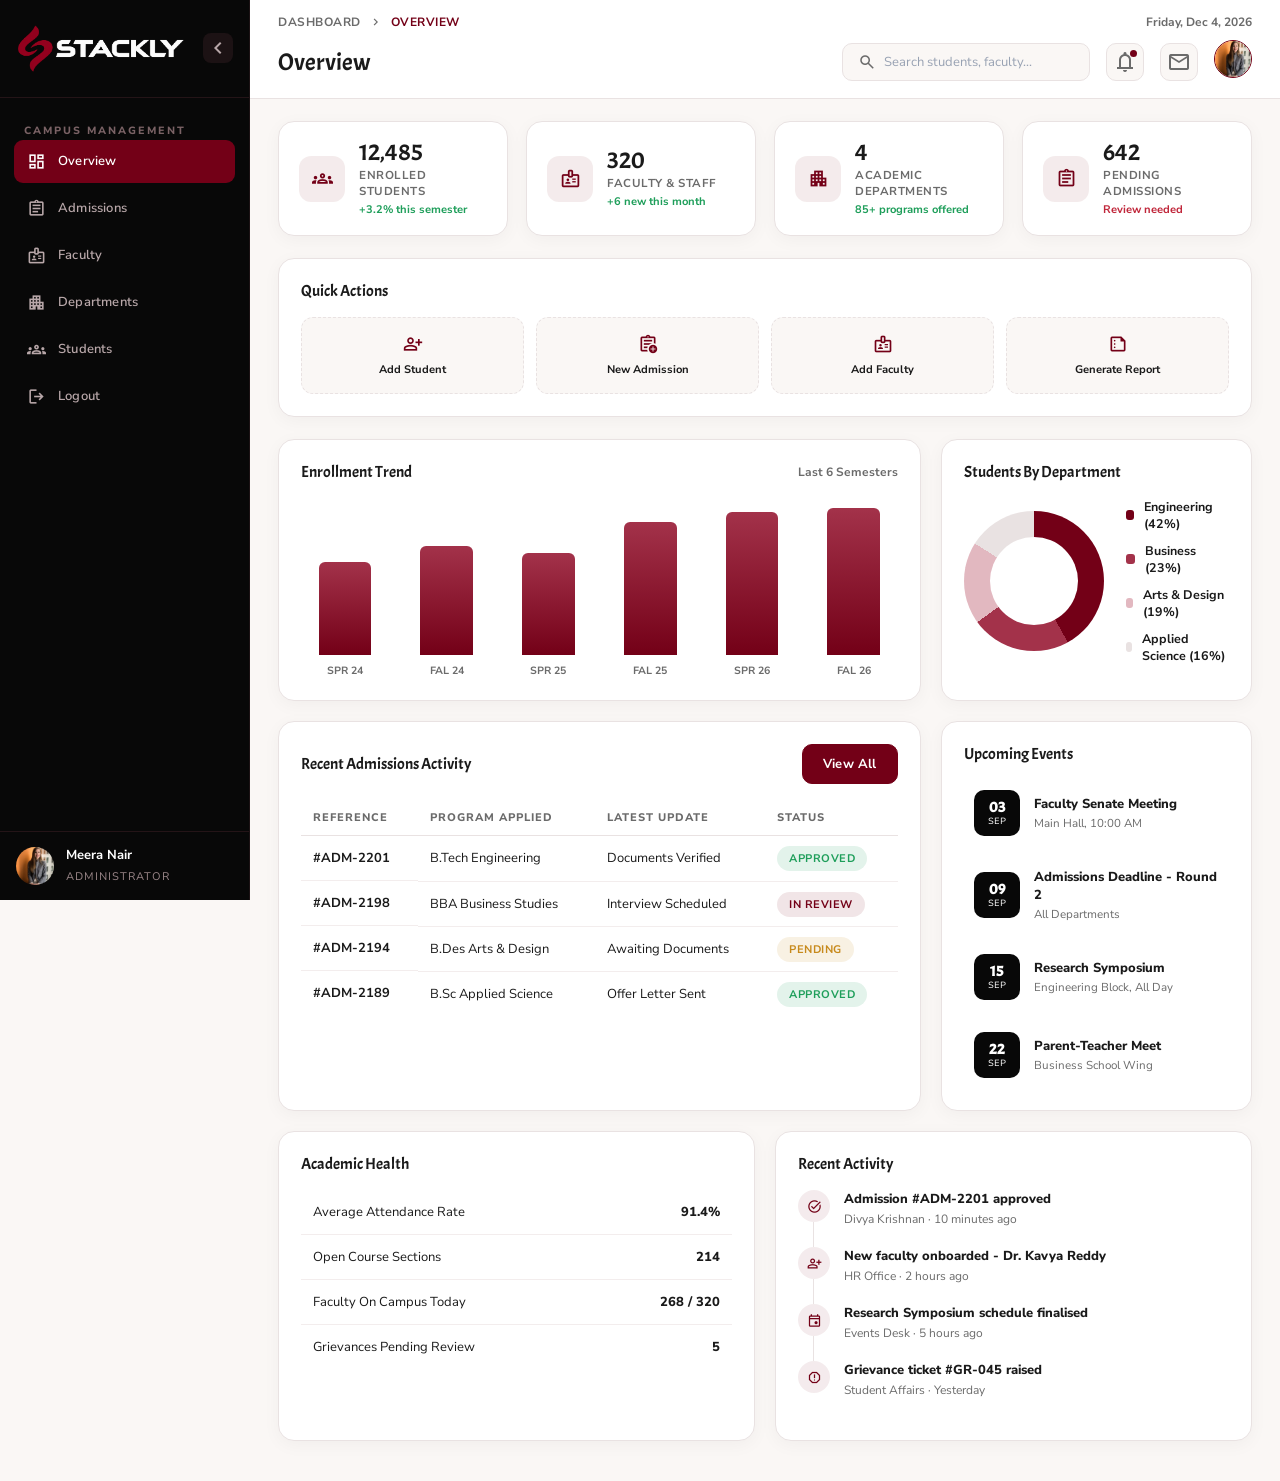
<file: admin.html>
<!DOCTYPE html>
<html lang="en">

<head>
    <meta charset="UTF-8">
    <meta name="viewport" content="width=device-width, initial-scale=1.0">
    <title>Stackly University - Admin Dashboard</title>

    <link rel="stylesheet"
        href="https://fonts.googleapis.com/css2?family=Material+Symbols+Outlined:opsz,wght,FILL,GRAD@20..48,100..700,0,-50..200" />

    <link
        href="https://fonts.googleapis.com/css2?family=Nunito+Sans:ital,opsz,wght@0,6..12,200..1000;1,6..12,200..1000&display=swap"
        rel="stylesheet">

    <link href="https://fonts.googleapis.com/css2?family=Acme&display=swap" rel="stylesheet">

    <style>
        * {
            margin: 0;
            padding: 0;
            box-sizing: border-box;
        }

        :root {
            --pcolor: #730017;
            --hcolor: #a3324a;
            --dark: #080808;
            --ink: #1a1a1a;
            --sub: #6b6b6b;
            --line: #E9E2E2;
            --bg: #FAF7F5;
            --card: #FFFFFF;
            --good: #1e9e5a;
            --warn: #c78a1c;
        }

        body {
            background: var(--bg);
            font-family: 'Nunito Sans', sans-serif;
            display: flex;
            overflow-x: hidden;
            min-height: 100vh;
            color: var(--ink);
        }

        .material-symbols-outlined {
            font-variation-settings: 'FILL' 0, 'wght' 400, 'GRAD' 0, 'opsz' 24;
        }

        /* ================= SIDEBAR (restructured: icon rail + collapsible labels) ================= */
        .sidebar {
            width: 250px;
            flex-shrink: 0;
            background: var(--dark);
            display: flex;
            flex-direction: column;
            height: 100vh;
            position: sticky;
            top: 0;
            transition: width .3s ease;
            border-right: 1px solid #1c1214;
        }

        .sidebar.collapsed {
            width: 78px;
        }

        .sidebar.collapsed .nav-group-label,
        .sidebar.collapsed .side-nav button span.label,
        .sidebar.collapsed .sidebar-footer .who,
        .sidebar.collapsed .sidebar-logo a img {
            display: none;
        }

        .sidebar.collapsed .sidebar-footer {
            justify-content: center;
        }

        .sidebar.collapsed .side-nav button {
            justify-content: center;
        }

        .sidebar-top {
            display: flex;
            align-items: center;
            justify-content: space-between;
            padding: 20px 16px;
            border-bottom: 1px solid #241417;
        }

        .sidebar-logo a {
            display: flex;
            align-items: center;
        }

        .sidebar-logo a img {
            width: clamp(140px, 15vw, 170px);
        }

        .rail-toggle {
            background: #1c1214;
            border: none;
            color: #b8a7a9;
            width: 30px;
            height: 30px;
            border-radius: 8px;
            display: flex;
            align-items: center;
            justify-content: center;
            cursor: pointer;
            flex-shrink: 0;
        }

        .rail-toggle:hover {
            color: #fff;
        }

        .sidebar-logo .adminclose {
            color: white;
            display: none;
        }

        .sidebar-scroll {
            flex: 1;
            overflow-y: auto;
            padding: 20px 14px;
        }

        .nav-group-label {
            font-size: 10.5px;
            letter-spacing: 2px;
            text-transform: uppercase;
            color: #7a6265;
            padding: 0 10px;
            margin: 18px 0 10px;
            font-weight: 800;
        }

        .nav-group-label:first-child {
            margin-top: 0;
        }

        .side-nav {
            display: flex;
            flex-direction: column;
            gap: 4px;
        }

        .side-nav button {
            display: flex;
            align-items: center;
            gap: 12px;
            width: 100%;
            padding: 11px 12px;
            border: 1px solid transparent;
            background: transparent;
            color: #b8a7a9;
            font-family: 'Nunito Sans', sans-serif;
            font-size: 13px;
            font-weight: 600;
            letter-spacing: .2px;
            border-radius: 9px;
            cursor: pointer;
            text-align: left;
            transition: .3s ease;
            position: relative;
        }

        .side-nav button .material-symbols-outlined {
            font-size: 19px;
            flex-shrink: 0;
        }

        .side-nav button:hover {
            background: #1c1214;
            color: #fff;
        }

        .side-nav button.active {
            background: var(--pcolor);
            color: #fff;
        }

        .sidebar-footer {
            display: flex;
            align-items: center;
            gap: 12px;
            padding: 14px 16px;
            border-top: 1px solid #241417;
        }

        .sidebar-footer img {
            width: 38px;
            height: 38px;
            border-radius: 50%;
            object-fit: cover;
            flex-shrink: 0;
        }

        .sidebar-footer h4 {
            color: #fff;
            font-size: 13px;
            font-weight: 700;
        }

        .sidebar-footer span {
            color: #9a8688;
            font-size: 11px;
            text-transform: uppercase;
            letter-spacing: 1px;
        }

        /* ================= MAIN AREA ================= */
        .main {
            flex: 1;
            display: flex;
            flex-direction: column;
            min-width: 0;
        }

        /* --- Topbar restructured: breadcrumb row + utility row stacked --- */
        .topbar {
            background: var(--card);
            border-bottom: 1px solid var(--line);
            padding: 14px 28px;
            display: flex;
            flex-direction: column;
            gap: 10px;
            position: sticky;
            top: 0;
            z-index: 50;
        }

        .topbar-row1 {
            display: flex;
            justify-content: space-between;
            align-items: center;
        }

        .breadcrumb {
            display: flex;
            align-items: center;
            gap: 8px;
            font-size: 12px;
            color: var(--sub);
            font-weight: 700;
            text-transform: uppercase;
            letter-spacing: .5px;
        }

        .breadcrumb .current {
            color: var(--pcolor);
        }

        .topbarimgcontainer {
            display: none;
            align-items: center;
            gap: 16px;
        }

        .topbarimgcontainer .topbarmenu {
            font-size: 22px;
            display: none;
            color: var(--ink);
            cursor: pointer;
        }

        .topbarimgcontainer .tlogo {
            display: none;
            align-items: center;
            gap: 8px;
        }

        .tlogo a {
            display: flex;
            align-items: center;
        }

        .tlogo a img {
            width: 120px;
        }

        .topbar-date {
            font-size: 12px;
            color: var(--sub);
            font-weight: 700;
        }

        .topbar-row2 {
            display: flex;
            justify-content: space-between;
            align-items: center;
            gap: 20px;
        }

        .topbar h2 {
            font-family: 'Acme', sans-serif;
            font-weight: 400;
            font-size: 24px;
            color: var(--ink);
        }

        .topbar-right {
            display: flex;
            align-items: center;
            gap: 16px;
        }

        .search-box {
            display: flex;
            align-items: center;
            gap: 8px;
            background: var(--bg);
            border: 1px solid var(--line);
            border-radius: 10px;
            padding: 9px 15px;
        }

        .search-box input {
            border: none;
            background: transparent;
            outline: none;
            font-size: 13px;
            width: 190px;
            color: var(--ink);
            font-family: 'Nunito Sans', sans-serif;
        }

        .search-box input::placeholder {
            color: #98A2B3;
        }

        .search-box>.material-symbols-outlined {
            color: var(--sub);
            font-size: 18px;
            cursor: pointer;
        }

        .icon-btn {
            position: relative;
            color: var(--sub);
            cursor: pointer;
            background: var(--bg);
            border: 1px solid var(--line);
            width: 38px;
            height: 38px;
            border-radius: 10px;
            display: flex;
            align-items: center;
            justify-content: center;
        }

        .icon-btn .dot {
            position: absolute;
            top: 6px;
            right: 6px;
            width: 7px;
            height: 7px;
            border-radius: 50%;
            background: var(--pcolor);
        }

        .topbar-avatar img {
            width: 38px;
            height: 38px;
            border-radius: 50%;
            object-fit: cover;
            border: 1px solid var(--pcolor);
        }

        .content-scroll {
            padding: 22px 28px 40px;
            display: flex;
            flex-direction: column;
            gap: 22px;
        }

        .view {
            display: none;
            flex-direction: column;
            gap: 22px;
        }

        .view.active {
            display: flex;
        }

        .d-btn {
            padding: 10px 20px;
            background: var(--pcolor);
            border: 1px solid var(--pcolor);
            color: white;
            cursor: pointer;
            transition: .3s ease;
            font-size: 13px;
            font-weight: 700;
            letter-spacing: .2px;
            font-family: 'Nunito Sans', sans-serif;
            border-radius: 10px;
            text-wrap: nowrap;
        }

        .d-btn:hover {
            background: var(--dark);
            border-color: var(--dark);
        }

        .d-btn.ghost {
            background: transparent;
            color: var(--pcolor);
        }

        .d-btn.ghost:hover {
            background: var(--pcolor);
            color: #fff;
        }

        /* generic panel */
        .panel {
            background: var(--card);
            border: 1px solid var(--line);
            border-radius: 16px;
            padding: 22px;
            overflow-x: auto;
            box-shadow: 0 4px 18px rgba(8, 8, 8, 0.04);
        }

        .panel h3 {
            font-family: 'Acme', sans-serif;
            font-weight: 400;
            font-size: 16px;
            color: var(--ink);
            margin-bottom: 16px;
        }

        .panel-head {
            display: flex;
            justify-content: space-between;
            align-items: center;
            margin-bottom: 16px;
            gap: 12px;
            flex-wrap: wrap;
        }

        .panel-head h3 {
            margin-bottom: 0;
        }

        .filter-chips {
            display: flex;
            gap: 8px;
            flex-wrap: wrap;
        }

        .filter-chips button {
            padding: 7px 16px;
            border-radius: 30px;
            border: 1px solid var(--line);
            background: var(--bg);
            font-size: 12px;
            font-weight: 700;
            color: var(--sub);
            cursor: pointer;
            font-family: 'Nunito Sans', sans-serif;
            transition: .2s ease;
        }

        .filter-chips button.active,
        .filter-chips button:hover {
            background: var(--pcolor);
            border-color: var(--pcolor);
            color: #fff;
        }

        /* ---------- BENTO GRID (new overview structure) ---------- */
        .bento {
            display: grid;
            grid-template-columns: repeat(12, 1fr);
            gap: 20px;
        }

        .bento .span-8 {
            grid-column: span 8;
        }

        .bento .span-4 {
            grid-column: span 4;
        }

        .bento .span-6 {
            grid-column: span 6;
        }

        .bento .span-12 {
            grid-column: span 12;
        }

        /* stat cards - redesigned horizontal style with sparkbar */
        .stat-row {
            display: grid;
            grid-template-columns: repeat(4, 1fr);
            gap: 18px;
        }

        .stat-card {
            background: var(--card);
            border: 1px solid var(--line);
            border-radius: 16px;
            padding: 18px 20px;
            display: flex;
            align-items: center;
            gap: 14px;
            transition: .3s ease;
            box-shadow: 0 4px 18px rgba(8, 8, 8, 0.04);
        }

        .stat-card:hover {
            border-color: var(--pcolor);
            transform: translateY(-2px);
        }

        .stat-card .material-symbols-outlined {
            background: rgba(115, 0, 23, 0.08);
            color: var(--pcolor);
            width: 46px;
            height: 46px;
            border-radius: 12px;
            display: flex;
            align-items: center;
            justify-content: center;
            font-size: 21px;
            flex-shrink: 0;
        }

        .stat-card .stat-info {
            display: flex;
            flex-direction: column;
            gap: 3px;
        }

        .stat-card h2 {
            font-family: 'Acme', sans-serif;
            font-weight: 400;
            font-size: 24px;
            color: var(--ink);
            line-height: 1;
        }

        .stat-card p {
            font-size: 11.5px;
            color: var(--sub);
            text-transform: uppercase;
            letter-spacing: .5px;
            font-weight: 700;
        }

        .stat-card .delta {
            font-size: 11px;
            color: var(--good);
            font-weight: 700;
        }

        .stat-card .delta.down {
            color: #c0263a;
        }

        /* bar chart (css only, no libs) */
        .bar-chart {
            display: flex;
            align-items: flex-end;
            gap: 14px;
            height: 180px;
            padding-top: 10px;
        }

        .bar-chart .bar-col {
            flex: 1;
            display: flex;
            flex-direction: column;
            align-items: center;
            gap: 8px;
            height: 100%;
            justify-content: flex-end;
        }

        .bar-chart .bar {
            width: 60%;
            background: linear-gradient(180deg, var(--hcolor), var(--pcolor));
            border-radius: 6px 6px 0 0;
            min-height: 6px;
        }

        .bar-chart .bar-col span {
            font-size: 10.5px;
            color: var(--sub);
            font-weight: 700;
            text-transform: uppercase;
        }

        /* donut chart css */
        .donut-wrap {
            display: flex;
            align-items: center;
            gap: 22px;
        }

        .donut {
            width: 140px;
            height: 140px;
            border-radius: 50%;
            flex-shrink: 0;
            background: conic-gradient(var(--pcolor) 0% 42%, var(--hcolor) 42% 65%, #e2b8c0 65% 84%, var(--line) 84% 100%);
            display: flex;
            align-items: center;
            justify-content: center;
        }

        .donut::after {
            content: "";
            width: 88px;
            height: 88px;
            background: var(--card);
            border-radius: 50%;
        }

        .donut-legend {
            display: flex;
            flex-direction: column;
            gap: 10px;
        }

        .donut-legend .leg-item {
            display: flex;
            align-items: center;
            gap: 10px;
            font-size: 12.5px;
            font-weight: 700;
            color: var(--ink);
        }

        .donut-legend .dot {
            width: 10px;
            height: 10px;
            border-radius: 3px;
        }

        /* timeline / activity feed */
        .timeline {
            display: flex;
            flex-direction: column;
            gap: 0;
        }

        .timeline .t-item {
            display: flex;
            gap: 14px;
            padding-bottom: 20px;
            position: relative;
        }

        .timeline .t-item:not(:last-child)::before {
            content: "";
            position: absolute;
            left: 15px;
            top: 32px;
            bottom: 0;
            width: 1px;
            background: var(--line);
        }

        .timeline .t-dot {
            width: 32px;
            height: 32px;
            border-radius: 50%;
            background: rgba(115, 0, 23, 0.08);
            color: var(--pcolor);
            display: flex;
            align-items: center;
            justify-content: center;
            font-size: 15px;
            flex-shrink: 0;
        }

        .timeline .t-body h5 {
            font-size: 13px;
            font-weight: 800;
            margin-bottom: 3px;
        }

        .timeline .t-body p {
            font-size: 12px;
            color: var(--sub);
        }

        /* calendar / events widget */
        .event-list {
            display: flex;
            flex-direction: column;
            gap: 12px;
        }

        .event-item {
            display: flex;
            align-items: center;
            gap: 14px;
            padding: 10px;
            border-radius: 10px;
            transition: .2s ease;
        }

        .event-item:hover {
            background: var(--bg);
        }

        .event-date {
            background: var(--dark);
            color: #fff;
            width: 46px;
            height: 46px;
            border-radius: 10px;
            display: flex;
            flex-direction: column;
            align-items: center;
            justify-content: center;
            flex-shrink: 0;
        }

        .event-date strong {
            font-size: 15px;
            font-family: 'Acme', sans-serif;
            line-height: 1;
        }

        .event-date span {
            font-size: 9px;
            text-transform: uppercase;
        }

        .event-info h5 {
            font-size: 13px;
            font-weight: 800;
            margin-bottom: 2px;
        }

        .event-info p {
            font-size: 11.5px;
            color: var(--sub);
        }

        /* quick actions grid */
        .quick-actions {
            display: grid;
            grid-template-columns: repeat(4, 1fr);
            gap: 12px;
        }

        .quick-actions button {
            display: flex;
            flex-direction: column;
            align-items: center;
            gap: 8px;
            padding: 16px 8px;
            border-radius: 12px;
            border: 1px dashed var(--line);
            background: var(--bg);
            cursor: pointer;
            font-family: 'Nunito Sans', sans-serif;
            transition: .2s ease;
        }

        .quick-actions button:hover {
            border-color: var(--pcolor);
            background: rgba(115, 0, 23, 0.05);
        }

        .quick-actions .material-symbols-outlined {
            color: var(--pcolor);
            font-size: 20px;
        }

        .quick-actions span {
            font-size: 11px;
            font-weight: 700;
            color: var(--ink);
            text-align: center;
        }

        /* table */
        table {
            width: 100%;
            border-collapse: collapse;
        }

        thead th {
            text-align: left;
            font-size: 11px;
            color: var(--sub);
            text-transform: uppercase;
            letter-spacing: 1px;
            padding: 10px 12px;
            border-bottom: 1px solid var(--line);
            font-weight: 800;
        }

        tbody td {
            padding: 13px 12px;
            font-size: 13px;
            color: var(--ink);
            border-bottom: 1px solid #F3EDED;
            text-wrap: nowrap;
        }

        tbody tr:last-child td {
            border-bottom: none;
        }

        tbody tr {
            transition: .2s ease;
        }

        tbody tr:hover {
            background: var(--bg);
        }

        .cell-item {
            display: flex;
            align-items: center;
            gap: 10px;
            color: var(--ink);
            font-weight: 700;
        }

        .cell-item img {
            width: 34px;
            height: 34px;
            border-radius: 50%;
            object-fit: cover;
        }

        .badge {
            padding: 5px 12px;
            border-radius: 20px;
            font-size: 11px;
            font-weight: 700;
            text-transform: uppercase;
            letter-spacing: .5px;
        }

        .badge.delivered {
            background: rgba(30, 158, 90, 0.12);
            color: var(--good);
        }

        .badge.transit {
            background: rgba(115, 0, 23, 0.1);
            color: var(--pcolor);
        }

        .badge.pending {
            background: rgba(199, 138, 28, 0.12);
            color: var(--warn);
        }

        .badge.active {
            background: rgba(30, 158, 90, 0.12);
            color: var(--good);
        }

        .badge.maintenance {
            background: rgba(199, 138, 28, 0.12);
            color: var(--warn);
        }

        .pagination {
            display: flex;
            justify-content: flex-end;
            align-items: center;
            gap: 8px;
            margin-top: 16px;
        }

        .pagination button {
            width: 32px;
            height: 32px;
            border-radius: 8px;
            border: 1px solid var(--line);
            background: var(--bg);
            font-size: 12px;
            font-weight: 700;
            color: var(--ink);
            cursor: pointer;
        }

        .pagination button.active {
            background: var(--pcolor);
            border-color: var(--pcolor);
            color: #fff;
        }

        /* faculty grid - restructured to horizontal cards */
        .fleet-grid {
            display: grid;
            grid-template-columns: repeat(2, 1fr);
            gap: 16px;
        }

        .fleet-card {
            border: 1px solid var(--line);
            border-radius: 14px;
            overflow: hidden;
            background: var(--card);
            display: flex;
            align-items: center;
            gap: 16px;
            padding: 14px;
            transition: .3s ease;
        }

        .fleet-card:hover {
            border-color: var(--pcolor);
            box-shadow: 0 8px 20px rgba(115, 0, 23, 0.08);
        }

        .fleet-card img {
            width: 76px;
            height: 76px;
            border-radius: 12px;
            object-fit: cover;
            object-position: top;
            flex-shrink: 0;
        }

        .fleet-card-body {
            flex: 1;
        }

        .fleet-card-body h4 {
            font-family: 'Acme', sans-serif;
            font-weight: 400;
            font-size: 14.5px;
            color: var(--ink);
            margin-bottom: 5px;
        }

        .fleet-card-body p {
            font-size: 11.5px;
            color: var(--sub);
            margin-bottom: 8px;
        }

        .fleet-card-body .contact-row {
            display: flex;
            gap: 10px;
        }

        .fleet-card-body .contact-row .material-symbols-outlined {
            font-size: 15px;
            color: var(--pcolor);
            background: rgba(115, 0, 23, 0.08);
            width: 26px;
            height: 26px;
            border-radius: 7px;
            display: flex;
            align-items: center;
            justify-content: center;
            cursor: pointer;
        }

        .contact-row span{
            cursor: pointer;
        }

        /* department gallery */
        .wh-grid {
            display: grid;
            grid-template-columns: repeat(3, 1fr);
            gap: 20px;
        }

        .wh-card {
            position: relative;
            overflow: hidden;
            height: 170px;
            border-radius: 14px;
            border: 1px solid var(--line);
        }

        .wh-card img {
            width: 100%;
            height: 100%;
            object-fit: cover;
            transition: .6s ease;
        }

        .wh-card:hover img {
            transform: scale(1.08);
        }

        .wh-card .overlay {
            position: absolute;
            inset: 0;
            background: linear-gradient(180deg, rgba(8, 8, 8, 0.05) 40%, rgba(8, 8, 8, 0.85) 100%);
            display: flex;
            flex-direction: column;
            justify-content: flex-end;
            padding: 16px;
        }

        .wh-card .overlay h4 {
            color: #fff;
            font-family: 'Acme', sans-serif;
            font-weight: 400;
            font-size: 15px;
        }

        .wh-card .overlay span {
            color: #f0c1cb;
            font-size: 11px;
            text-transform: uppercase;
            letter-spacing: 1px;
        }

        /* budget bars for department view (extra content) */
        .budget-row {
            display: flex;
            flex-direction: column;
            gap: 16px;
        }

        .budget-item h5 {
            display: flex;
            justify-content: space-between;
            font-size: 12.5px;
            font-weight: 800;
            margin-bottom: 8px;
        }

        .budget-item h5 span {
            color: var(--sub);
            font-weight: 700;
        }

        .budget-track {
            width: 100%;
            height: 9px;
            background: var(--bg);
            border-radius: 20px;
            overflow: hidden;
            border: 1px solid var(--line);
        }

        .budget-fill {
            height: 100%;
            background: linear-gradient(90deg, var(--pcolor), var(--hcolor));
            border-radius: 20px;
        }

        /* student card list (extra content, student view) */
        .student-list {
            display: flex;
            flex-direction: column;
            gap: 10px;
        }

        .student-row {
            display: flex;
            align-items: center;
            gap: 14px;
            padding: 10px;
            border-radius: 10px;
            border: 1px solid var(--line);
        }

        .student-row img {
            width: 40px;
            height: 40px;
            border-radius: 50%;
            object-fit: cover;
        }

        .student-row .s-info {
            flex: 1;
        }

        .student-row .s-info h5 {
            font-size: 13px;
            font-weight: 800;
        }

        .student-row .s-info p {
            font-size: 11.5px;
            color: var(--sub);
        }

        @media (max-width: 1250px) {
            .bento .span-8 {
                grid-column: span 12;
            }

            .bento .span-4 {
                grid-column: span 12;
            }

            .bento .span-6 {
                grid-column: span 12;
            }
        }

        @media (max-width: 1100px) {

            .stat-row,
            .wh-grid {
                grid-template-columns: repeat(2, 1fr);
            }

            .quick-actions {
                grid-template-columns: repeat(2, 1fr);
            }
        }

        @media (max-width: 900px) {

            .sidebar {
                position: fixed;
                inset: 0px;
                transform: translateX(-120%);
                transition: .2s ease;
                z-index: 9999;
                width: 280px !important;
            }

            .sidebar-logo {
                display: flex;
                align-items: center;
                justify-content: space-between;
                width: 100%;
            }

            .sidebar.vis {
                transform: translateX(0);
            }

            .sidebar.collapsed .nav-group-label,
            .sidebar.collapsed .side-nav button span.label,
            .sidebar.collapsed .sidebar-footer .who,
            .sidebar.collapsed .sidebar-logo a img {
                display: initial;
            }

            .rail-toggle {
                display: none;
            }

            .topbar>h2 {
                display: none;
            }

            .search-box {
                display: none;
            }

            .topbar {
                padding: 14px 16px;
            }

            .topbarimgcontainer {
                display: flex;
            }

            .topbarimgcontainer .topbarmenu,
            .topbarimgcontainer .tlogo {
                display: flex;
            }

            .sidebar-top {
                justify-content: space-between;
            }

            .sidebar-logo .adminclose {
                display: block;
            }

            .content-scroll {
                padding: 18px 16px 30px;
            }

            .fleet-grid {
                grid-template-columns: 1fr;
            }
        }

        @media (max-width: 560px) {

            .stat-row,
            .wh-grid,
            .quick-actions {
                grid-template-columns: 1fr;
            }

            .topbar-row2 {
                flex-wrap: wrap;
                gap: 12px;
            }

            .donut-wrap {
                flex-direction: column;
                align-items: flex-start;
            }

            #topbarTitle {
                display: none;
            }

            .topbar-date {
                display: none;
            }

            .icon-btn {
                width: 28px;
                height: 28px;
            }

            .icon-btn span {
                font-size: 20px;
            }

            .icon-btn .dot {
                top: 2px;
                right: 2px;
                height: 6px;
                width: 6px;
            }


            .topbar-avatar img {
                width: 35px;
                height: 35px;
                margin-top: 4px;
            }

             .topbar-right{
                gap: 10px;
             }

        }
    </style>
</head>

<body>

    <!-- ================= SIDEBAR ================= -->
    <aside class="sidebar">
        <div class="sidebar-top">
            <div class="sidebar-logo">
                <a href="index.html"><img src="./src/logo.webp" alt="Stackly University Logo"></a>
                <span class="material-symbols-outlined adminclose">close</span>
            </div>
            <button class="rail-toggle" id="railToggle"><span
                    class="material-symbols-outlined">chevron_left</span></button>
        </div>

        <div class="sidebar-scroll">
            <span class="nav-group-label">Campus Management</span>
            <nav class="side-nav">
                <button class="active" onclick="showView('overview', this)"><span
                        class="material-symbols-outlined">dashboard</span> <span class="label">Overview</span></button>
                <button onclick="showView('orders', this)"><span class="material-symbols-outlined">assignment</span>
                    <span class="label">Admissions</span></button>
                <button onclick="showView('staff', this)"><span class="material-symbols-outlined">badge</span>
                    <span class="label">Faculty</span></button>
                <button onclick="showView('branches', this)"><span class="material-symbols-outlined">apartment</span>
                    <span class="label">Departments</span></button>
                <button onclick="showView('clients', this)"><span class="material-symbols-outlined">groups</span>
                    <span class="label">Students</span></button>
                    <button class="logoutbtn"><span class="material-symbols-outlined">logout</span>
                    <span class="label">Logout</span></button>
            </nav>

        </div>

        <div class="sidebar-footer">
            <img src="./src/image_16.webp"
                alt="Admin">
            <div class="who">
                <h4 id="username">Meera Nair</h4>
                <span>Administrator</span>
            </div>
        </div>
    </aside>

    <!-- ================= MAIN CONTENT ================= -->
    <main class="main">

        <div class="topbar">
            <div class="topbar-row1">
                <div class="breadcrumb">
                    <span>Dashboard</span> <span class="material-symbols-outlined"
                        style="font-size:14px;">chevron_right</span>
                    <span class="current" id="crumbTitle">Overview</span>
                </div>
                <span class="topbar-date" id="topbarDate">Saturday, Aug 29 2026</span>
            </div>

            <div class="topbar-row2">
                <div class="topbarimgcontainer">
                    <span class="material-symbols-outlined topbarmenu">menu</span>
                    <div class="tlogo">
                        <a href="index.html"><img src="./src/logo.webp" alt="Stackly University Logo"></a>
                    </div>
                </div>
                <h2 id="topbarTitle">Overview</h2>
                <div class="topbar-right">
                    <div class="search-box">
                        <span class="material-symbols-outlined errorpage">search</span>
                        <input type="text" placeholder="Search students, faculty...">
                    </div>
                    <div class="icon-btn errorpage"><span class="material-symbols-outlined">notifications</span><span
                            class="dot"></span></div>
                    <div class="icon-btn errorpage"><span class="material-symbols-outlined">mail</span></div>
                    <div class="topbar-avatar"><img
                            src="./src/image_16.webp"
                            alt="Admin"></div>
                </div>
            </div>
        </div>

        <div class="content-scroll">

            <!-- ========== 1. OVERVIEW VIEW (bento layout) ========== -->
            <div class="view active" id="overview">

                <div class="stat-row">
                    <div class="stat-card">
                        <span class="material-symbols-outlined">groups</span>
                        <div class="stat-info">
                            <h2>12,485</h2>
                            <p>Enrolled Students</p>
                            <span class="delta">+3.2% this semester</span>
                        </div>
                    </div>

                    <div class="stat-card">
                        <span class="material-symbols-outlined">badge</span>
                        <div class="stat-info">
                            <h2>320</h2>
                            <p>Faculty & Staff</p>
                            <span class="delta">+6 new this month</span>
                        </div>
                    </div>

                    <div class="stat-card">
                        <span class="material-symbols-outlined">apartment</span>
                        <div class="stat-info">
                            <h2>4</h2>
                            <p>Academic Departments</p>
                            <span class="delta">85+ programs offered</span>
                        </div>
                    </div>

                    <div class="stat-card">
                        <span class="material-symbols-outlined">assignment</span>
                        <div class="stat-info">
                            <h2>642</h2>
                            <p>Pending Admissions</p>
                            <span class="delta down">Review needed</span>
                        </div>
                    </div>
                </div>

                <!-- Quick actions - extra content -->
                <div class="panel">
                    <h3>Quick Actions</h3>
                    <div class="quick-actions">
                        <button class="errorpage"><span class="material-symbols-outlined">person_add</span><span>Add
                                Student</span></button>
                        <button class="errorpage"><span class="material-symbols-outlined">assignment_add</span><span>New
                                Admission</span></button>
                        <button class="errorpage"><span class="material-symbols-outlined">badge</span><span>Add
                                Faculty</span></button>
                        <button class="errorpage"><span class="material-symbols-outlined">summarize</span><span>Generate
                                Report</span></button>
                    </div>
                </div>

                <div class="bento">
                    <!-- Enrollment trend bar chart - extra content -->
                    <div class="panel span-8">
                        <div class="panel-head">
                            <h3>Enrollment Trend</h3>
                            <span class="topbar-date">Last 6 Semesters</span>
                        </div>
                        <div class="bar-chart">
                            <div class="bar-col">
                                <div class="bar" style="height:55%;"></div><span>Spr 24</span>
                            </div>
                            <div class="bar-col">
                                <div class="bar" style="height:64%;"></div><span>Fal 24</span>
                            </div>
                            <div class="bar-col">
                                <div class="bar" style="height:60%;"></div><span>Spr 25</span>
                            </div>
                            <div class="bar-col">
                                <div class="bar" style="height:78%;"></div><span>Fal 25</span>
                            </div>
                            <div class="bar-col">
                                <div class="bar" style="height:84%;"></div><span>Spr 26</span>
                            </div>
                            <div class="bar-col">
                                <div class="bar" style="height:100%;"></div><span>Fal 26</span>
                            </div>
                        </div>
                    </div>

                    <!-- Department distribution donut - extra content -->
                    <div class="panel span-4">
                        <h3>Students By Department</h3>
                        <div class="donut-wrap">
                            <div class="donut"></div>
                            <div class="donut-legend">
                                <div class="leg-item"><span class="dot"
                                        style="background:var(--pcolor);"></span>Engineering (42%)</div>
                                <div class="leg-item"><span class="dot"
                                        style="background:var(--hcolor);"></span>Business (23%)</div>
                                <div class="leg-item"><span class="dot" style="background:#e2b8c0;"></span>Arts & Design
                                    (19%)</div>
                                <div class="leg-item"><span class="dot" style="background:var(--line);"></span>Applied
                                    Science (16%)</div>
                            </div>
                        </div>
                    </div>

                    <!-- Recent Admissions table -->
                    <div class="panel span-8">
                        <div class="panel-head">
                            <h3>Recent Admissions Activity</h3>
                            <button class="d-btn errorpage">View All</button>
                        </div>

                        <table>
                            <thead>
                                <tr>
                                    <th>Reference</th>
                                    <th>Program Applied</th>
                                    <th>Latest Update</th>
                                    <th>Status</th>
                                </tr>
                            </thead>

                            <tbody>
                                <tr>
                                    <td class="cell-item">#ADM-2201</td>
                                    <td>B.Tech Engineering</td>
                                    <td>Documents Verified</td>
                                    <td><span class="badge delivered">Approved</span></td>
                                </tr>

                                <tr>
                                    <td class="cell-item">#ADM-2198</td>
                                    <td>BBA Business Studies</td>
                                    <td>Interview Scheduled</td>
                                    <td><span class="badge transit">In Review</span></td>
                                </tr>

                                <tr>
                                    <td class="cell-item">#ADM-2194</td>
                                    <td>B.Des Arts & Design</td>
                                    <td>Awaiting Documents</td>
                                    <td><span class="badge pending">Pending</span></td>
                                </tr>

                                <tr>
                                    <td class="cell-item">#ADM-2189</td>
                                    <td>B.Sc Applied Science</td>
                                    <td>Offer Letter Sent</td>
                                    <td><span class="badge delivered">Approved</span></td>
                                </tr>
                            </tbody>
                        </table>
                    </div>

                    <!-- Upcoming events - extra content -->
                    <div class="panel span-4">
                        <h3>Upcoming Events</h3>
                        <div class="event-list">
                            <div class="event-item">
                                <div class="event-date"><strong>03</strong><span>Sep</span></div>
                                <div class="event-info">
                                    <h5>Faculty Senate Meeting</h5>
                                    <p>Main Hall, 10:00 AM</p>
                                </div>
                            </div>
                            <div class="event-item">
                                <div class="event-date"><strong>09</strong><span>Sep</span></div>
                                <div class="event-info">
                                    <h5>Admissions Deadline - Round 2</h5>
                                    <p>All Departments</p>
                                </div>
                            </div>
                            <div class="event-item">
                                <div class="event-date"><strong>15</strong><span>Sep</span></div>
                                <div class="event-info">
                                    <h5>Research Symposium</h5>
                                    <p>Engineering Block, All Day</p>
                                </div>
                            </div>
                            <div class="event-item">
                                <div class="event-date"><strong>22</strong><span>Sep</span></div>
                                <div class="event-info">
                                    <h5>Parent-Teacher Meet</h5>
                                    <p>Business School Wing</p>
                                </div>
                            </div>
                        </div>
                    </div>

                    <!-- Academic Health -->
                    <div class="panel span-6">
                        <h3>Academic Health</h3>
                        <table>
                            <tbody>
                                <tr>
                                    <td>Average Attendance Rate</td>
                                    <td style="text-align:right;font-weight:800;color:var(--ink);">91.4%</td>
                                </tr>
                                <tr>
                                    <td>Open Course Sections</td>
                                    <td style="text-align:right;font-weight:800;color:var(--ink);">214</td>
                                </tr>
                                <tr>
                                    <td>Faculty On Campus Today</td>
                                    <td style="text-align:right;font-weight:800;color:var(--ink);">268 / 320</td>
                                </tr>
                                <tr>
                                    <td>Grievances Pending Review</td>
                                    <td style="text-align:right;font-weight:800;color:var(--ink);">5</td>
                                </tr>
                            </tbody>
                        </table>
                    </div>

                    <!-- Recent Activity timeline - extra content -->
                    <div class="panel span-6">
                        <h3>Recent Activity</h3>
                        <div class="timeline">
                            <div class="t-item">
                                <div class="t-dot"><span class="material-symbols-outlined"
                                        style="font-size:15px;">task_alt</span></div>
                                <div class="t-body">
                                    <h5>Admission #ADM-2201 approved</h5>
                                    <p>Divya Krishnan · 10 minutes ago</p>
                                </div>
                            </div>
                            <div class="t-item">
                                <div class="t-dot"><span class="material-symbols-outlined"
                                        style="font-size:15px;">person_add</span></div>
                                <div class="t-body">
                                    <h5>New faculty onboarded - Dr. Kavya Reddy</h5>
                                    <p>HR Office · 2 hours ago</p>
                                </div>
                            </div>
                            <div class="t-item">
                                <div class="t-dot"><span class="material-symbols-outlined"
                                        style="font-size:15px;">event</span></div>
                                <div class="t-body">
                                    <h5>Research Symposium schedule finalised</h5>
                                    <p>Events Desk · 5 hours ago</p>
                                </div>
                            </div>
                            <div class="t-item">
                                <div class="t-dot"><span class="material-symbols-outlined"
                                        style="font-size:15px;">report</span></div>
                                <div class="t-body">
                                    <h5>Grievance ticket #GR-045 raised</h5>
                                    <p>Student Affairs · Yesterday</p>
                                </div>
                            </div>
                        </div>
                    </div>
                </div>
            </div>

            <!-- ========== 2. ADMISSIONS VIEW ========== -->
            <div class="view" id="orders">
                <div class="stat-row">
                    <div class="stat-card">
                        <span class="material-symbols-outlined">assignment</span>
                        <div class="stat-info">
                            <h2>642</h2>
                            <p>Open Applications</p>
                        </div>
                    </div>
                    <div class="stat-card">
                        <span class="material-symbols-outlined">move_to_inbox</span>
                        <div class="stat-info">
                            <h2>58</h2>
                            <p>New This Week</p>
                        </div>
                    </div>
                    <div class="stat-card">
                        <span class="material-symbols-outlined">task_alt</span>
                        <div class="stat-info">
                            <h2>3,410</h2>
                            <p>Admitted This Year</p>
                        </div>
                    </div>
                    <div class="stat-card">
                        <span class="material-symbols-outlined">priority_high</span>
                        <div class="stat-info">
                            <h2>12</h2>
                            <p>Flagged Applications</p>
                        </div>
                    </div>
                </div>

                <div class="panel">
                    <div class="panel-head">
                        <h3>Admission Applications</h3>
                        <button class="d-btn errorpage">New Application</button>
                    </div>

                    <div class="filter-chips" style="margin-bottom:16px;">
                        <button class="active errorpage">All</button>
                        <button class="errorpage">Approved</button>
                        <button class="errorpage">In Review</button>
                        <button class="errorpage">Pending</button>
                    </div>

                    <table>
                        <thead>
                            <tr>
                                <th>Reference</th>
                                <th>Applicant</th>
                                <th>Program</th>
                                <th>Assigned Officer</th>
                                <th>Date Applied</th>
                                <th>Status</th>
                            </tr>
                        </thead>

                        <tbody>
                            <tr>
                                <td>#ADM-2201</td>
                                <td>Rahul Menon</td>
                                <td>B.Tech Engineering</td>
                                <td>Divya Krishnan</td>
                                <td>Jul 08</td>
                                <td><span class="badge delivered">Approved</span></td>
                            </tr>

                            <tr>
                                <td>#ADM-2198</td>
                                <td>Sneha Pillai</td>
                                <td>BBA Business Studies</td>
                                <td>Priya Suresh</td>
                                <td>Jul 07</td>
                                <td><span class="badge transit">In Review</span></td>
                            </tr>

                            <tr>
                                <td>#ADM-2194</td>
                                <td>Arjun Nair</td>
                                <td>B.Des Arts & Design</td>
                                <td>Karthik Raja</td>
                                <td>Jul 07</td>
                                <td><span class="badge pending">Pending</span></td>
                            </tr>

                            <tr>
                                <td>#ADM-2189</td>
                                <td>Meghana Rao</td>
                                <td>B.Sc Applied Science</td>
                                <td>Meera Nair</td>
                                <td>Jul 06</td>
                                <td><span class="badge delivered">Approved</span></td>
                            </tr>

                            <tr>
                                <td>#ADM-2183</td>
                                <td>Vikram Das</td>
                                <td>B.Tech Engineering</td>
                                <td>Karthik Raja</td>
                                <td>Jul 05</td>
                                <td><span class="badge transit">In Review</span></td>
                            </tr>
                        </tbody>
                    </table>

                    <div class="pagination">
                        <button class="errorpage">&lt;</button>
                        <button class="active errorpage">1</button>
                        <button class="errorpage">2</button>
                        <button class="errorpage">3</button>
                        <button class="errorpage">&gt;</button>
                    </div>
                </div>
            </div>

            <!-- ========== 3. FACULTY VIEW ========== -->
            <div class="view" id="staff">
                <div class="stat-row">
                    <div class="stat-card">
                        <span class="material-symbols-outlined">badge</span>
                        <div class="stat-info">
                            <h2>320</h2>
                            <p>Total Faculty</p>
                        </div>
                    </div>
                    <div class="stat-card">
                        <span class="material-symbols-outlined">school</span>
                        <div class="stat-info">
                            <h2>184</h2>
                            <p>Professors</p>
                        </div>
                    </div>
                    <div class="stat-card">
                        <span class="material-symbols-outlined">science</span>
                        <div class="stat-info">
                            <h2>96</h2>
                            <p>Research Faculty</p>
                        </div>
                    </div>
                    <div class="stat-card">
                        <span class="material-symbols-outlined">event_busy</span>
                        <div class="stat-info">
                            <h2>7</h2>
                            <p>On Leave</p>
                        </div>
                    </div>
                </div>

                <div class="bento">
                    <div class="panel span-8">
                        <div class="panel-head">
                            <h3>Faculty Roster</h3>
                            <div class="filter-chips">
                                <button class="active errorpage">All</button>
                                <button class="errorpage">Engineering</button>
                                <button class="errorpage">Business</button>
                                <button class="errorpage">Arts</button>
                            </div>
                        </div>
                        <div class="fleet-grid">
                            <div class="fleet-card">
                                <img src="./src/image_16.webp"
                                    alt="Dr. Aravind Iyer">
                                <div class="fleet-card-body">
                                    <h4>Dr. Aravinda Iyer</h4>
                                    <p>Dean, Engineering · 6 Courses</p>
                                    <span class="badge active">On Campus</span>
                                </div>
                                <div class="contact-row">
                                    <span class="material-symbols-outlined errorpage">mail</span>
                                    <span class="material-symbols-outlined errorpage">call</span>
                                </div>
                            </div>
                            <div class="fleet-card">
                                <img src="./src/image_18.webp"
                                    alt="Dr. Meera Nair">
                                <div class="fleet-card-body">
                                    <h4>Dr. Meera Nair</h4>
                                    <p>Head, Business School · 5 Courses</p>
                                    <span class="badge active">On Campus</span>
                                </div>
                                <div class="contact-row">
                                    <span class="material-symbols-outlined errorpage">mail</span>
                                    <span class="material-symbols-outlined errorpage">call</span>
                                </div>
                            </div>
                            <div class="fleet-card">
                                <img src="./src/image_17.webp"
                                    alt="Prof. Ravi Shankar">
                                <div class="fleet-card-body">
                                    <h4>Prof. Ravi Shankar</h4>
                                    <p>Head, Arts & Design · 4 Courses</p>
                                    <span class="badge maintenance">On Leave</span>
                                </div>
                                <div class="contact-row">
                                    <span class="material-symbols-outlined errorpage">mail</span>
                                    <span class="material-symbols-outlined errorpage">call</span>
                                </div>
                            </div>
                            <div class="fleet-card">
                                <img src="./src/image_19.webp"
                                    alt="Prof. Daniel Cho">
                                <div class="fleet-card-body">
                                    <h4>Prof. Daniel Cho</h4>
                                    <p>Dean Of Academics · 4 Courses</p>
                                    <span class="badge active">On Campus</span>
                                </div>
                                <div class="contact-row">
                                    <span class="material-symbols-outlined errorpage">mail</span>
                                    <span class="material-symbols-outlined errorpage">call</span>
                                </div>
                            </div>
                        </div>
                    </div>

                    <!-- Faculty availability today - extra content -->
                    <div class="panel span-4">
                        <h3>On Leave Today</h3>
                        <div class="event-list">
                            <div class="event-item">
                                <div class="event-date" style="background:var(--pcolor);">
                                    <strong>29</strong><span>Aug</span>
                                </div>
                                <div class="event-info">
                                    <h5>Prof. Ravi Shankar</h5>
                                    <p>Arts & Design · Back Sep 02</p>
                                </div>
                            </div>
                            <div class="event-item">
                                <div class="event-date" style="background:var(--pcolor);">
                                    <strong>29</strong><span>Aug</span>
                                </div>
                                <div class="event-info">
                                    <h5>Dr. Sameer Qureshi</h5>
                                    <p>Applied Science · Back Sep 01</p>
                                </div>
                            </div>
                            <div class="event-item">
                                <div class="event-date" style="background:var(--pcolor);">
                                    <strong>30</strong><span>Aug</span>
                                </div>
                                <div class="event-info">
                                    <h5>Dr. Fatima Sheikh</h5>
                                    <p>Engineering · Back Sep 03</p>
                                </div>
                            </div>
                        </div>
                    </div>
                </div>
            </div>

            <!-- ========== 4. DEPARTMENTS VIEW ========== -->
            <div class="view" id="branches">
                <div class="stat-row">
                    <div class="stat-card">
                        <span class="material-symbols-outlined">apartment</span>
                        <div class="stat-info">
                            <h2>4</h2>
                            <p>Academic Departments</p>
                        </div>
                    </div>
                    <div class="stat-card">
                        <span class="material-symbols-outlined">school</span>
                        <div class="stat-info">
                            <h2>85</h2>
                            <p>Programs Offered</p>
                        </div>
                    </div>
                    <div class="stat-card">
                        <span class="material-symbols-outlined">library_books</span>
                        <div class="stat-info">
                            <h2>412</h2>
                            <p>Active Course Sections</p>
                        </div>
                    </div>
                    <div class="stat-card">
                        <span class="material-symbols-outlined">science</span>
                        <div class="stat-info">
                            <h2>18</h2>
                            <p>Research Labs</p>
                        </div>
                    </div>
                </div>

                <div class="panel">
                    <h3>Departments</h3>
                    <div class="wh-grid">
                        <div class="wh-card">
                            <img src="./src/bg-12.webp"
                                alt="Engineering department">
                            <div class="overlay">
                                <h4>School of Engineering</h4><span>3,240 Students Enrolled</span>
                            </div>
                        </div>
                        <div class="wh-card">
                            <img src="./src/image_34.webp"
                                alt="Business department">
                            <div class="overlay">
                                <h4>School of Business</h4><span>2,860 Students Enrolled</span>
                            </div>
                        </div>
                        <div class="wh-card">
                            <img src="./src/4.webp"
                                alt="Arts and design department">
                            <div class="overlay">
                                <h4>School of Arts & Design</h4><span>1,940 Students Enrolled</span>
                            </div>
                        </div>
                    </div>
                </div>

                <div class="bento">
                    <div class="panel span-8">
                        <h3>Department Snapshot</h3>
                        <table>
                            <thead>
                                <tr>
                                    <th>Department</th>
                                    <th>Focus Area</th>
                                    <th>Active Faculty</th>
                                    <th>Status</th>
                                </tr>
                            </thead>
                            <tbody>
                                <tr>
                                    <td>School of Engineering</td>
                                    <td>Technology &amp; Applied Research</td>
                                    <td>112</td>
                                    <td><span class="badge active">Fully Staffed</span></td>
                                </tr>
                                <tr>
                                    <td>School of Business</td>
                                    <td>Management &amp; Finance</td>
                                    <td>84</td>
                                    <td><span class="badge active">Fully Staffed</span></td>
                                </tr>
                                <tr>
                                    <td>School of Arts & Design</td>
                                    <td>Creative &amp; Visual Studies</td>
                                    <td>58</td>
                                    <td><span class="badge maintenance">Hiring Open</span></td>
                                </tr>
                            </tbody>
                        </table>
                    </div>

                    <!-- Department budget usage - extra content -->
                    <div class="panel span-4">
                        <h3>Annual Budget Usage</h3>
                        <div class="budget-row">
                            <div class="budget-item">
                                <h5>Engineering <span>78%</span></h5>
                                <div class="budget-track">
                                    <div class="budget-fill" style="width:78%;"></div>
                                </div>
                            </div>
                            <div class="budget-item">
                                <h5>Business <span>64%</span></h5>
                                <div class="budget-track">
                                    <div class="budget-fill" style="width:64%;"></div>
                                </div>
                            </div>
                            <div class="budget-item">
                                <h5>Arts & Design <span>52%</span></h5>
                                <div class="budget-track">
                                    <div class="budget-fill" style="width:52%;"></div>
                                </div>
                            </div>
                            <div class="budget-item">
                                <h5>Applied Science <span>45%</span></h5>
                                <div class="budget-track">
                                    <div class="budget-fill" style="width:45%;"></div>
                                </div>
                            </div>
                        </div>
                    </div>
                </div>
            </div>

            <!-- ========== 5. STUDENTS VIEW ========== -->
            <div class="view" id="clients">
                <div class="stat-row">
                    <div class="stat-card">
                        <span class="material-symbols-outlined">groups</span>
                        <div class="stat-info">
                            <h2>12,485</h2>
                            <p>Total Students</p>
                        </div>
                    </div>
                    <div class="stat-card">
                        <span class="material-symbols-outlined">person_add</span>
                        <div class="stat-info">
                            <h2>648</h2>
                            <p>New This Semester</p>
                        </div>
                    </div>
                    <div class="stat-card">
                        <span class="material-symbols-outlined">workspace_premium</span>
                        <div class="stat-info">
                            <h2>1,120</h2>
                            <p>Scholarship Holders</p>
                        </div>
                    </div>
                    <div class="stat-card">
                        <span class="material-symbols-outlined">support_agent</span>
                        <div class="stat-info">
                            <h2>21</h2>
                            <p>Open Support Tickets</p>
                        </div>
                    </div>
                </div>

                <div class="bento">
                    <div class="panel span-8">
                        <div class="panel-head">
                            <h3>Student Directory</h3>
                            <button class="d-btn errorpage">Add Student</button>
                        </div>

                        <div class="filter-chips" style="margin-bottom:16px;">
                            <button class="active errorpage">All</button>
                            <button class="errorpage">Scholarship</button>
                            <button class="errorpage">New Admits</button>
                            <button class="errorpage">Final Year</button>
                        </div>

                        <table>
                            <thead>
                                <tr>
                                    <th>Student</th>
                                    <th>Email</th>
                                    <th>Program</th>
                                    <th>Year</th>
                                </tr>
                            </thead>
                            <tbody>
                                <tr>
                                    <td class="cell-item">Priya Sharma</td>
                                    <td>priya.s@stackly.edu</td>
                                    <td>B.Tech Engineering</td>
                                    <td>Final Year</td>
                                </tr>
                                <tr>
                                    <td class="cell-item">Karthik Raj</td>
                                    <td>karthik.r@stackly.edu</td>
                                    <td>BBA Business Studies</td>
                                    <td>Graduate</td>
                                </tr>
                                <tr>
                                    <td class="cell-item">Ananya Das</td>
                                    <td>ananya.d@stackly.edu</td>
                                    <td>B.Des Arts & Design</td>
                                    <td>Second Year</td>
                                </tr>
                                <tr>
                                    <td class="cell-item">Vikram Iyer</td>
                                    <td>vikram.i@stackly.edu</td>
                                    <td>B.Sc Applied Science</td>
                                    <td>Third Year</td>
                                </tr>
                            </tbody>
                        </table>

                        <div class="pagination">
                            <button class="errorpage">&lt;</button>
                            <button class="active errorpage">1</button>
                            <button class="errorpage">2</button>
                            <button class="errorpage">3</button>
                            <button class="errorpage">&gt;</button>
                        </div>
                    </div>

                    <!-- Support tickets - extra content -->
                    <div class="panel span-4">
                        <h3>Open Support Tickets</h3>
                        <div class="student-list">
                            <div class="student-row">
                                <img src="./src/image_16.webp"
                                    alt="Student">
                                <div class="s-info">
                                    <h5>Fee Payment Issue</h5>
                                    <p>Priya Sharma · #TCK-1042</p>
                                </div>
                                <span class="badge pending">Open</span>
                            </div>
                            <div class="student-row">
                                <img src="./src/image_17.webp"
                                    alt="Student">
                                <div class="s-info">
                                    <h5>Hostel Room Change</h5>
                                    <p>Karthik Raj · #TCK-1039</p>
                                </div>
                                <span class="badge transit">In Progress</span>
                            </div>
                            <div class="student-row">
                                <img src="./src/image_18.webp"
                                    alt="Student">
                                <div class="s-info">
                                    <h5>Scholarship Query</h5>
                                    <p>Ananya Das · #TCK-1035</p>
                                </div>
                                <span class="badge pending">Open</span>
                            </div>
                            <div class="student-row">
                                <img src="./src/image_19.webp"
                                    alt="Student">
                                <div class="s-info">
                                    <h5>Course Registration Help</h5>
                                    <p>Vikram Iyer · #TCK-1031</p>
                                </div>
                                <span class="badge delivered">Resolved</span>
                            </div>
                        </div>
                    </div>
                </div>
            </div>

        </div>
    </main>

    <script>

        const topbarmenu = document.querySelector(".topbarmenu")
        const adminclose = document.querySelector(".adminclose")
        const sidebar = document.querySelector(".sidebar")
        const railToggle = document.querySelector("#railToggle")

        topbarmenu.addEventListener("click", () => {
            sidebar.classList.toggle('vis')
        })

        adminclose.addEventListener("click", () => {
            sidebar.classList.remove('vis')
        })

        railToggle.addEventListener("click", () => {
            sidebar.classList.toggle('collapsed')
            const icon = railToggle.querySelector('.material-symbols-outlined')
            icon.textContent = sidebar.classList.contains('collapsed') ? 'chevron_right' : 'chevron_left'
        })

        const logoutbtn = document.querySelector(".logoutbtn")
        logoutbtn.addEventListener("click", () => {
            window.location.href = "index.html"
        })

        const username = document.querySelector("#username");
        const email = localStorage.getItem("useremail");

        if (email) {
            username.textContent = email.split("@")[0];
        }

        let errorpage = document.querySelectorAll(".errorpage")
        errorpage.forEach((error) => {
            error.addEventListener("click", () => {
                window.location.href = "404.html";
            })
        })

        const titles = {
            overview: "Overview",
            orders: "Admissions",
            staff: "Faculty",
            branches: "Departments",
            clients: "Students"
        };

        function showView(id, btn) {
            document.querySelectorAll('.view').forEach(v => v.classList.remove('active'));
            document.getElementById(id).classList.add('active');

              window.scrollTo({
                top:"0px",
                behavior:"smooth"
            })

            document.querySelectorAll('.side-nav button').forEach(b => b.classList.remove('active'));
            btn.classList.add('active');

            document.getElementById('topbarTitle').innerText = titles[id];
            document.getElementById('crumbTitle').innerText = titles[id];
            sidebar.classList.remove('vis')
        }

        // live date in topbar
        const dateEl = document.getElementById('topbarDate');
        const today = new Date();
        dateEl.textContent = today.toLocaleDateString('en-US', { weekday: 'long', month: 'short', day: 'numeric', year: 'numeric' });
    </script>

</body>

</html>
</file>
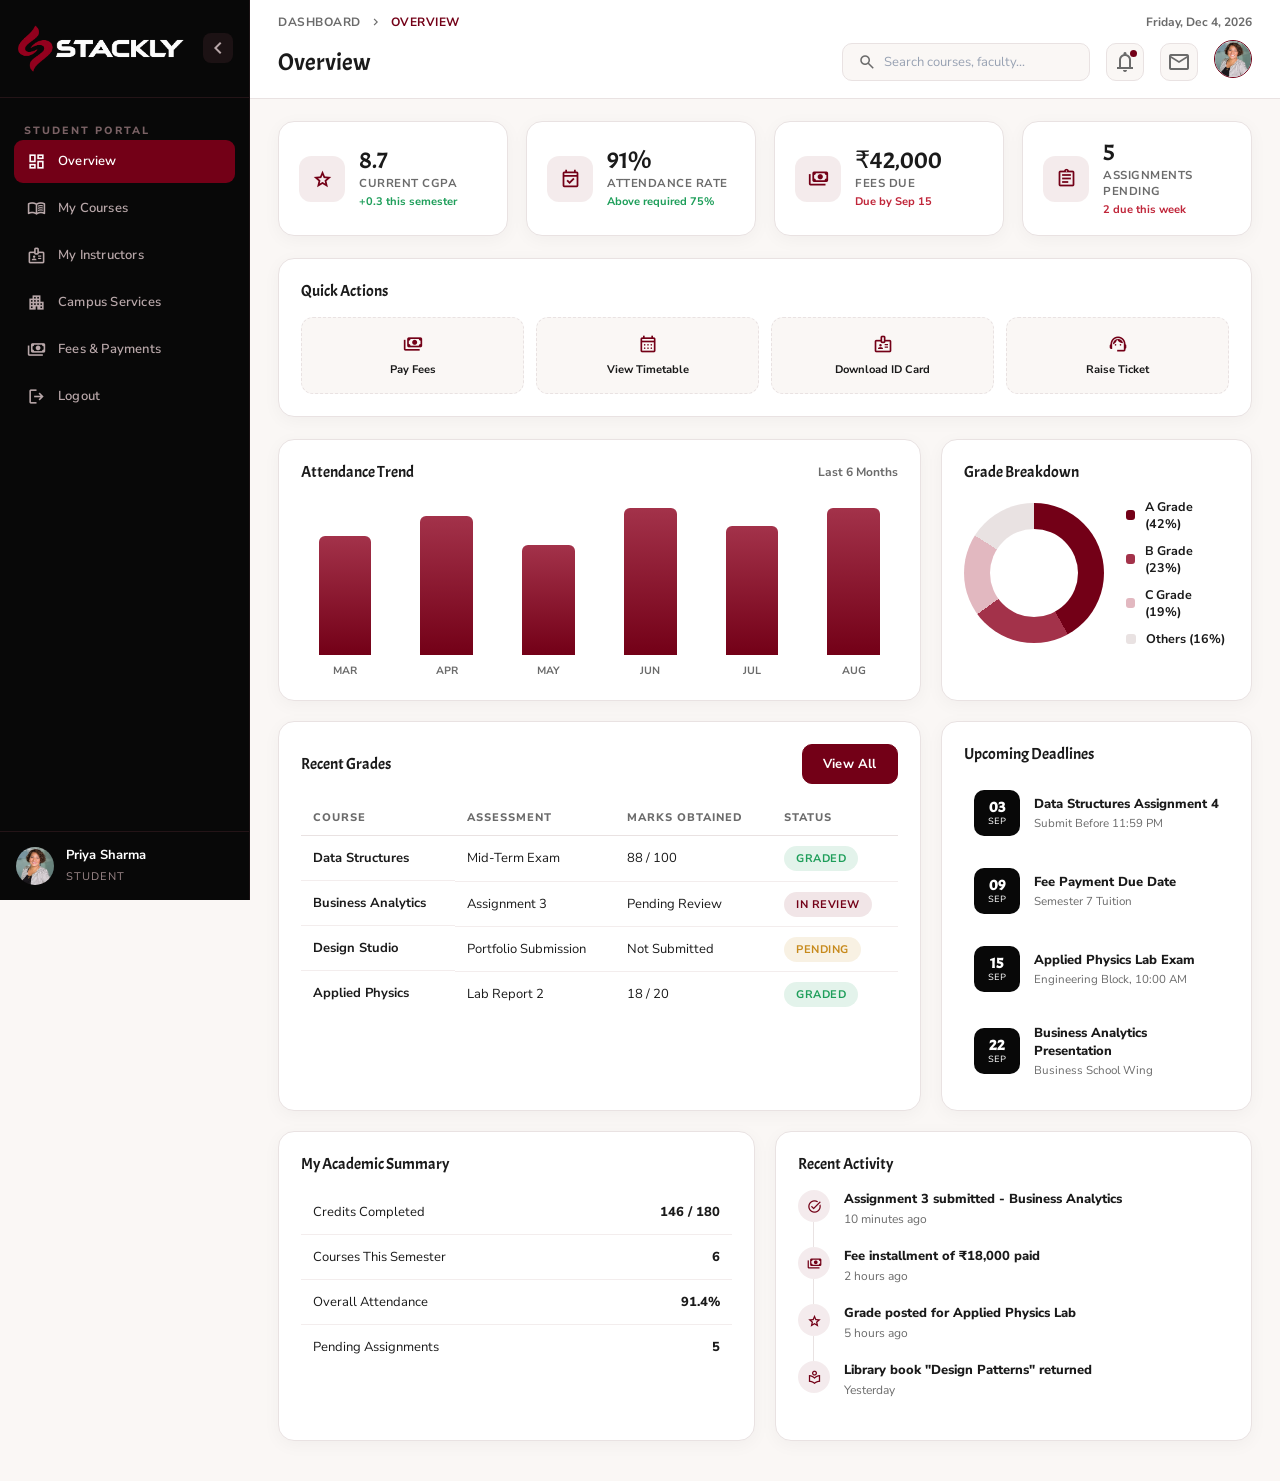
<file: client.html>
<!DOCTYPE html>
<html lang="en">

<head>
    <meta charset="UTF-8">
    <meta name="viewport" content="width=device-width, initial-scale=1.0">
    <title>Stackly University - Student Dashboard</title>

    <link rel="stylesheet"
        href="https://fonts.googleapis.com/css2?family=Material+Symbols+Outlined:opsz,wght,FILL,GRAD@20..48,100..700,0,-50..200" />

    <link
        href="https://fonts.googleapis.com/css2?family=Nunito+Sans:ital,opsz,wght@0,6..12,200..1000;1,6..12,200..1000&display=swap"
        rel="stylesheet">

    <link href="https://fonts.googleapis.com/css2?family=Acme&display=swap" rel="stylesheet">

    <style>
        * {
            margin: 0;
            padding: 0;
            box-sizing: border-box;
        }

        :root {
            --pcolor: #730017;
            --hcolor: #a3324a;
            --dark: #080808;
            --ink: #1a1a1a;
            --sub: #6b6b6b;
            --line: #E9E2E2;
            --bg: #FAF7F5;
            --card: #FFFFFF;
            --good: #1e9e5a;
            --warn: #c78a1c;
        }

        body {
            background: var(--bg);
            font-family: 'Nunito Sans', sans-serif;
            display: flex;
            overflow-x: hidden;
            min-height: 100vh;
            color: var(--ink);
        }

        .material-symbols-outlined {
            font-variation-settings: 'FILL' 0, 'wght' 400, 'GRAD' 0, 'opsz' 24;
        }

        /* ================= SIDEBAR ================= */
        .sidebar {
            width: 250px;
            flex-shrink: 0;
            background: var(--dark);
            display: flex;
            flex-direction: column;
            height: 100vh;
            position: sticky;
            top: 0;
            transition: width .3s ease;
            border-right: 1px solid #1c1214;
        }

        .sidebar.collapsed {
            width: 78px;
        }

        .sidebar.collapsed .nav-group-label,
        .sidebar.collapsed .side-nav button span.label,
        .sidebar.collapsed .sidebar-footer .who,
        .sidebar.collapsed .sidebar-logo a img {
            display: none;
        }

        .sidebar.collapsed .sidebar-footer {
            justify-content: center;
        }

        .sidebar.collapsed .side-nav button {
            justify-content: center;
        }

        .sidebar-top {
            display: flex;
            align-items: center;
            justify-content: space-between;
            padding: 20px 16px;
            border-bottom: 1px solid #241417;
        }

        .sidebar-logo a {
            display: flex;
            align-items: center;
        }

        .sidebar-logo a img {
            width: clamp(140px, 15vw, 170px);
        }

        .rail-toggle {
            background: #1c1214;
            border: none;
            color: #b8a7a9;
            width: 30px;
            height: 30px;
            border-radius: 8px;
            display: flex;
            align-items: center;
            justify-content: center;
            cursor: pointer;
            flex-shrink: 0;
        }

        .rail-toggle:hover {
            color: #fff;
        }

        .sidebar-logo .adminclose {
            color: white;
            display: none;
        }

        .sidebar-scroll {
            flex: 1;
            overflow-y: auto;
            padding: 20px 14px;
        }

        .nav-group-label {
            font-size: 10.5px;
            letter-spacing: 2px;
            text-transform: uppercase;
            color: #7a6265;
            padding: 0 10px;
            margin: 18px 0 10px;
            font-weight: 800;
        }

        .nav-group-label:first-child {
            margin-top: 0;
        }

        .side-nav {
            display: flex;
            flex-direction: column;
            gap: 4px;
        }

        .side-nav button {
            display: flex;
            align-items: center;
            gap: 12px;
            width: 100%;
            padding: 11px 12px;
            border: 1px solid transparent;
            background: transparent;
            color: #b8a7a9;
            font-family: 'Nunito Sans', sans-serif;
            font-size: 13px;
            font-weight: 600;
            letter-spacing: .2px;
            border-radius: 9px;
            cursor: pointer;
            text-align: left;
            transition: .3s ease;
            position: relative;
        }

        .side-nav button .material-symbols-outlined {
            font-size: 19px;
            flex-shrink: 0;
        }

        .side-nav button:hover {
            background: #1c1214;
            color: #fff;
        }

        .side-nav button.active {
            background: var(--pcolor);
            color: #fff;
        }

        .sidebar-footer {
            display: flex;
            align-items: center;
            gap: 12px;
            padding: 14px 16px;
            border-top: 1px solid #241417;
        }

        .sidebar-footer img {
            width: 38px;
            height: 38px;
            border-radius: 50%;
            object-fit: cover;
            flex-shrink: 0;
        }

        .sidebar-footer h4 {
            color: #fff;
            font-size: 13px;
            font-weight: 700;
        }

        .sidebar-footer span {
            color: #9a8688;
            font-size: 11px;
            text-transform: uppercase;
            letter-spacing: 1px;
        }

        /* ================= MAIN AREA ================= */
        .main {
            flex: 1;
            display: flex;
            flex-direction: column;
            min-width: 0;
        }

        .topbar {
            background: var(--card);
            border-bottom: 1px solid var(--line);
            padding: 14px 28px;
            display: flex;
            flex-direction: column;
            gap: 10px;
            position: sticky;
            top: 0;
            z-index: 50;
        }

        .topbar-row1 {
            display: flex;
            justify-content: space-between;
            align-items: center;
        }

        .breadcrumb {
            display: flex;
            align-items: center;
            gap: 8px;
            font-size: 12px;
            color: var(--sub);
            font-weight: 700;
            text-transform: uppercase;
            letter-spacing: .5px;
        }

        .breadcrumb .current {
            color: var(--pcolor);
        }

        .topbarimgcontainer {
            display: none;
            align-items: center;
            gap: 16px;
        }

        .topbarimgcontainer .topbarmenu {
            font-size: 22px;
            display: none;
            color: var(--ink);
            cursor: pointer;
        }

        .topbarimgcontainer .tlogo {
            display: none;
            align-items: center;
            gap: 8px;
        }

        .tlogo a {
            display: flex;
            align-items: center;
        }

        .tlogo a img {
            width: 120px;
        }

        .topbar-date {
            font-size: 12px;
            color: var(--sub);
            font-weight: 700;
        }

        .topbar-row2 {
            display: flex;
            justify-content: space-between;
            align-items: center;
            gap: 20px;
        }

        .topbar h2 {
            font-family: 'Acme', sans-serif;
            font-weight: 400;
            font-size: 24px;
            color: var(--ink);
        }

        .topbar-right {
            display: flex;
            align-items: center;
            gap: 16px;
        }

        .search-box {
            display: flex;
            align-items: center;
            gap: 8px;
            background: var(--bg);
            border: 1px solid var(--line);
            border-radius: 10px;
            padding: 9px 15px;
        }

        .search-box input {
            border: none;
            background: transparent;
            outline: none;
            font-size: 13px;
            width: 190px;
            color: var(--ink);
            font-family: 'Nunito Sans', sans-serif;
        }

        .search-box input::placeholder {
            color: #98A2B3;
        }

        .search-box>.material-symbols-outlined {
            color: var(--sub);
            font-size: 18px;
            cursor: pointer;
        }

        .icon-btn {
            position: relative;
            color: var(--sub);
            cursor: pointer;
            background: var(--bg);
            border: 1px solid var(--line);
            width: 38px;
            height: 38px;
            border-radius: 10px;
            display: flex;
            align-items: center;
            justify-content: center;
        }

        .icon-btn .dot {
            position: absolute;
            top: 6px;
            right: 6px;
            width: 7px;
            height: 7px;
            border-radius: 50%;
            background: var(--pcolor);
        }

        .topbar-avatar img {
            width: 38px;
            height: 38px;
            border-radius: 50%;
            object-fit: cover;
            border: 1px solid var(--pcolor);
        }

        .content-scroll {
            padding: 22px 28px 40px;
            display: flex;
            flex-direction: column;
            gap: 22px;
        }

        .view {
            display: none;
            flex-direction: column;
            gap: 22px;
        }

        .view.active {
            display: flex;
        }

        .d-btn {
            padding: 10px 20px;
            background: var(--pcolor);
            border: 1px solid var(--pcolor);
            color: white;
            cursor: pointer;
            transition: .3s ease;
            font-size: 13px;
            font-weight: 700;
            letter-spacing: .2px;
            font-family: 'Nunito Sans', sans-serif;
            border-radius: 10px;
            text-wrap: nowrap;
        }

        .d-btn:hover {
            background: var(--dark);
            border-color: var(--dark);
        }

        .d-btn.ghost {
            background: transparent;
            color: var(--pcolor);
        }

        .d-btn.ghost:hover {
            background: var(--pcolor);
            color: #fff;
        }

        .panel {
            background: var(--card);
            border: 1px solid var(--line);
            border-radius: 16px;
            padding: 22px;
            overflow-x: auto;
            box-shadow: 0 4px 18px rgba(8, 8, 8, 0.04);
        }

        .panel h3 {
            font-family: 'Acme', sans-serif;
            font-weight: 400;
            font-size: 16px;
            color: var(--ink);
            margin-bottom: 16px;
        }

        .panel-head {
            display: flex;
            justify-content: space-between;
            align-items: center;
            margin-bottom: 16px;
            gap: 12px;
            flex-wrap: wrap;
        }

        .panel-head h3 {
            margin-bottom: 0;
        }

        .filter-chips {
            display: flex;
            gap: 8px;
            flex-wrap: wrap;
        }

        .filter-chips button {
            padding: 7px 16px;
            border-radius: 30px;
            border: 1px solid var(--line);
            background: var(--bg);
            font-size: 12px;
            font-weight: 700;
            color: var(--sub);
            cursor: pointer;
            font-family: 'Nunito Sans', sans-serif;
            transition: .2s ease;
        }

        .filter-chips button.active,
        .filter-chips button:hover {
            background: var(--pcolor);
            border-color: var(--pcolor);
            color: #fff;
        }

        .bento {
            display: grid;
            grid-template-columns: repeat(12, 1fr);
            gap: 20px;
        }

        .bento .span-8 {
            grid-column: span 8;
        }

        .bento .span-4 {
            grid-column: span 4;
        }

        .bento .span-6 {
            grid-column: span 6;
        }

        .bento .span-12 {
            grid-column: span 12;
        }

        .stat-row {
            display: grid;
            grid-template-columns: repeat(4, 1fr);
            gap: 18px;
        }

        .stat-card {
            background: var(--card);
            border: 1px solid var(--line);
            border-radius: 16px;
            padding: 18px 20px;
            display: flex;
            align-items: center;
            gap: 14px;
            transition: .3s ease;
            box-shadow: 0 4px 18px rgba(8, 8, 8, 0.04);
        }

        .stat-card:hover {
            border-color: var(--pcolor);
            transform: translateY(-2px);
        }

        .stat-card .material-symbols-outlined {
            background: rgba(115, 0, 23, 0.08);
            color: var(--pcolor);
            width: 46px;
            height: 46px;
            border-radius: 12px;
            display: flex;
            align-items: center;
            justify-content: center;
            font-size: 21px;
            flex-shrink: 0;
        }

        .stat-card .stat-info {
            display: flex;
            flex-direction: column;
            gap: 3px;
        }

        .stat-card h2 {
            font-family: 'Acme', sans-serif;
            font-weight: 400;
            font-size: 24px;
            color: var(--ink);
            line-height: 1;
        }

        .stat-card p {
            font-size: 11.5px;
            color: var(--sub);
            text-transform: uppercase;
            letter-spacing: .5px;
            font-weight: 700;
        }

        .stat-card .delta {
            font-size: 11px;
            color: var(--good);
            font-weight: 700;
        }

        .stat-card .delta.down {
            color: #c0263a;
        }

        .bar-chart {
            display: flex;
            align-items: flex-end;
            gap: 14px;
            height: 180px;
            padding-top: 10px;
        }

        .bar-chart .bar-col {
            flex: 1;
            display: flex;
            flex-direction: column;
            align-items: center;
            gap: 8px;
            height: 100%;
            justify-content: flex-end;
        }

        .bar-chart .bar {
            width: 60%;
            background: linear-gradient(180deg, var(--hcolor), var(--pcolor));
            border-radius: 6px 6px 0 0;
            min-height: 6px;
        }

        .bar-chart .bar-col span {
            font-size: 10.5px;
            color: var(--sub);
            font-weight: 700;
            text-transform: uppercase;
        }

        .donut-wrap {
            display: flex;
            align-items: center;
            gap: 22px;
        }

        .donut {
            width: 140px;
            height: 140px;
            border-radius: 50%;
            flex-shrink: 0;
            background: conic-gradient(var(--pcolor) 0% 42%, var(--hcolor) 42% 65%, #e2b8c0 65% 84%, var(--line) 84% 100%);
            display: flex;
            align-items: center;
            justify-content: center;
        }

        .donut::after {
            content: "";
            width: 88px;
            height: 88px;
            background: var(--card);
            border-radius: 50%;
        }

        .donut-legend {
            display: flex;
            flex-direction: column;
            gap: 10px;
        }

        .donut-legend .leg-item {
            display: flex;
            align-items: center;
            gap: 10px;
            font-size: 12.5px;
            font-weight: 700;
            color: var(--ink);
        }

        .donut-legend .dot {
            width: 10px;
            height: 10px;
            border-radius: 3px;
        }

        .timeline {
            display: flex;
            flex-direction: column;
            gap: 0;
        }

        .timeline .t-item {
            display: flex;
            gap: 14px;
            padding-bottom: 20px;
            position: relative;
        }

        .timeline .t-item:not(:last-child)::before {
            content: "";
            position: absolute;
            left: 15px;
            top: 32px;
            bottom: 0;
            width: 1px;
            background: var(--line);
        }

        .timeline .t-dot {
            width: 32px;
            height: 32px;
            border-radius: 50%;
            background: rgba(115, 0, 23, 0.08);
            color: var(--pcolor);
            display: flex;
            align-items: center;
            justify-content: center;
            font-size: 15px;
            flex-shrink: 0;
        }

        .timeline .t-body h5 {
            font-size: 13px;
            font-weight: 800;
            margin-bottom: 3px;
        }

        .timeline .t-body p {
            font-size: 12px;
            color: var(--sub);
        }

        .event-list {
            display: flex;
            flex-direction: column;
            gap: 12px;
        }

        .event-item {
            display: flex;
            align-items: center;
            gap: 14px;
            padding: 10px;
            border-radius: 10px;
            transition: .2s ease;
        }

        .event-item:hover {
            background: var(--bg);
        }

        .event-date {
            background: var(--dark);
            color: #fff;
            width: 46px;
            height: 46px;
            border-radius: 10px;
            display: flex;
            flex-direction: column;
            align-items: center;
            justify-content: center;
            flex-shrink: 0;
        }

        .event-date strong {
            font-size: 15px;
            font-family: 'Acme', sans-serif;
            line-height: 1;
        }

        .event-date span {
            font-size: 9px;
            text-transform: uppercase;
        }

        .event-info h5 {
            font-size: 13px;
            font-weight: 800;
            margin-bottom: 2px;
        }

        .event-info p {
            font-size: 11.5px;
            color: var(--sub);
        }

        .quick-actions {
            display: grid;
            grid-template-columns: repeat(4, 1fr);
            gap: 12px;
        }

        .quick-actions button {
            display: flex;
            flex-direction: column;
            align-items: center;
            gap: 8px;
            padding: 16px 8px;
            border-radius: 12px;
            border: 1px dashed var(--line);
            background: var(--bg);
            cursor: pointer;
            font-family: 'Nunito Sans', sans-serif;
            transition: .2s ease;
        }

        .quick-actions button:hover {
            border-color: var(--pcolor);
            background: rgba(115, 0, 23, 0.05);
        }

        .quick-actions .material-symbols-outlined {
            color: var(--pcolor);
            font-size: 20px;
        }

        .quick-actions span {
            font-size: 11px;
            font-weight: 700;
            color: var(--ink);
            text-align: center;
        }

        table {
            width: 100%;
            border-collapse: collapse;
        }

        thead th {
            text-align: left;
            font-size: 11px;
            color: var(--sub);
            text-transform: uppercase;
            letter-spacing: 1px;
            padding: 10px 12px;
            border-bottom: 1px solid var(--line);
            font-weight: 800;
        }

        tbody td {
            padding: 13px 12px;
            font-size: 13px;
            color: var(--ink);
            border-bottom: 1px solid #F3EDED;
            text-wrap: nowrap;
        }

        tbody tr:last-child td {
            border-bottom: none;
        }

        tbody tr {
            transition: .2s ease;
        }

        tbody tr:hover {
            background: var(--bg);
        }

        .cell-item {
            display: flex;
            align-items: center;
            gap: 10px;
            color: var(--ink);
            font-weight: 700;
        }

        .cell-item img {
            width: 34px;
            height: 34px;
            border-radius: 50%;
            object-fit: cover;
        }

        .badge {
            padding: 5px 12px;
            border-radius: 20px;
            font-size: 11px;
            font-weight: 700;
            text-transform: uppercase;
            letter-spacing: .5px;
        }

        .badge.delivered {
            background: rgba(30, 158, 90, 0.12);
            color: var(--good);
        }

        .badge.transit {
            background: rgba(115, 0, 23, 0.1);
            color: var(--pcolor);
        }

        .badge.pending {
            background: rgba(199, 138, 28, 0.12);
            color: var(--warn);
        }

        .badge.active {
            background: rgba(30, 158, 90, 0.12);
            color: var(--good);
        }

        .badge.maintenance {
            background: rgba(199, 138, 28, 0.12);
            color: var(--warn);
        }

        .pagination {
            display: flex;
            justify-content: flex-end;
            align-items: center;
            gap: 8px;
            margin-top: 16px;
        }

        .pagination button {
            width: 32px;
            height: 32px;
            border-radius: 8px;
            border: 1px solid var(--line);
            background: var(--bg);
            font-size: 12px;
            font-weight: 700;
            color: var(--ink);
            cursor: pointer;
        }

        .pagination button.active {
            background: var(--pcolor);
            border-color: var(--pcolor);
            color: #fff;
        }

        .fleet-grid {
            display: grid;
            grid-template-columns: repeat(2, 1fr);
            gap: 16px;
        }

        .fleet-card {
            border: 1px solid var(--line);
            border-radius: 14px;
            overflow: hidden;
            background: var(--card);
            display: flex;
            align-items: center;
            gap: 16px;
            padding: 14px;
            transition: .3s ease;
        }

        .fleet-card:hover {
            border-color: var(--pcolor);
            box-shadow: 0 8px 20px rgba(115, 0, 23, 0.08);
        }

        .fleet-card img {
            width: 76px;
            height: 76px;
            border-radius: 12px;
            object-fit: cover;
            object-position: top;
            flex-shrink: 0;
        }

        .fleet-card-body {
            flex: 1;
        }

        .fleet-card-body h4 {
            font-family: 'Acme', sans-serif;
            font-weight: 400;
            font-size: 14.5px;
            color: var(--ink);
            margin-bottom: 5px;
        }

        .fleet-card-body p {
            font-size: 11.5px;
            color: var(--sub);
            margin-bottom: 8px;
        }

        .fleet-card-body .contact-row {
            display: flex;
            gap: 10px;
        }

        .fleet-card-body .contact-row .material-symbols-outlined {
            font-size: 15px;
            color: var(--pcolor);
            background: rgba(115, 0, 23, 0.08);
            width: 26px;
            height: 26px;
            border-radius: 7px;
            display: flex;
            align-items: center;
            justify-content: center;
            cursor: pointer;
        }

        .contact-row span {
            cursor: pointer;
        }

        .wh-grid {
            display: grid;
            grid-template-columns: repeat(3, 1fr);
            gap: 20px;
        }

        .wh-card {
            position: relative;
            overflow: hidden;
            height: 170px;
            border-radius: 14px;
            border: 1px solid var(--line);
        }

        .wh-card img {
            width: 100%;
            height: 100%;
            object-fit: cover;
            transition: .6s ease;
        }

        .wh-card:hover img {
            transform: scale(1.08);
        }

        .wh-card .overlay {
            position: absolute;
            inset: 0;
            background: linear-gradient(180deg, rgba(8, 8, 8, 0.05) 40%, rgba(8, 8, 8, 0.85) 100%);
            display: flex;
            flex-direction: column;
            justify-content: flex-end;
            padding: 16px;
        }

        .wh-card .overlay h4 {
            color: #fff;
            font-family: 'Acme', sans-serif;
            font-weight: 400;
            font-size: 15px;
        }

        .wh-card .overlay span {
            color: #f0c1cb;
            font-size: 11px;
            text-transform: uppercase;
            letter-spacing: 1px;
        }

        .budget-row {
            display: flex;
            flex-direction: column;
            gap: 16px;
        }

        .budget-item h5 {
            display: flex;
            justify-content: space-between;
            font-size: 12.5px;
            font-weight: 800;
            margin-bottom: 8px;
        }

        .budget-item h5 span {
            color: var(--sub);
            font-weight: 700;
        }

        .budget-track {
            width: 100%;
            height: 9px;
            background: var(--bg);
            border-radius: 20px;
            overflow: hidden;
            border: 1px solid var(--line);
        }

        .budget-fill {
            height: 100%;
            background: linear-gradient(90deg, var(--pcolor), var(--hcolor));
            border-radius: 20px;
        }

        .student-list {
            display: flex;
            flex-direction: column;
            gap: 10px;
        }

        .student-row {
            display: flex;
            align-items: center;
            gap: 14px;
            padding: 10px;
            border-radius: 10px;
            border: 1px solid var(--line);
        }

        .student-row img {
            width: 40px;
            height: 40px;
            border-radius: 50%;
            object-fit: cover;
        }

        .student-row .s-info {
            flex: 1;
        }

        .student-row .s-info h5 {
            font-size: 13px;
            font-weight: 800;
        }

        .student-row .s-info p {
            font-size: 11.5px;
            color: var(--sub);
        }

        @media (max-width: 1250px) {
            .bento .span-8 {
                grid-column: span 12;
            }

            .bento .span-4 {
                grid-column: span 12;
            }

            .bento .span-6 {
                grid-column: span 12;
            }
        }

        @media (max-width: 1100px) {

            .stat-row,
            .wh-grid {
                grid-template-columns: repeat(2, 1fr);
            }

            .quick-actions {
                grid-template-columns: repeat(2, 1fr);
            }
        }

        @media (max-width: 900px) {

            .sidebar {
                position: fixed;
                inset: 0px;
                transform: translateX(-120%);
                transition: .2s ease;
                z-index: 9999;
                width: 280px !important;
            }

            .sidebar-logo {
                display: flex;
                align-items: center;
                justify-content: space-between;
                width: 100%;
            }

            .sidebar.vis {
                transform: translateX(0);
            }

            .sidebar.collapsed .nav-group-label,
            .sidebar.collapsed .side-nav button span.label,
            .sidebar.collapsed .sidebar-footer .who,
            .sidebar.collapsed .sidebar-logo a img {
                display: initial;
            }

            .rail-toggle {
                display: none;
            }

            .topbar>h2 {
                display: none;
            }

            .search-box {
                display: none;
            }

            .topbar {
                padding: 14px 16px;
            }

            .topbarimgcontainer {
                display: flex;
            }

            .topbarimgcontainer .topbarmenu,
            .topbarimgcontainer .tlogo {
                display: flex;
            }

            .sidebar-top {
                justify-content: space-between;
            }

            .sidebar-logo .adminclose {
                display: block;
            }

            .content-scroll {
                padding: 18px 16px 30px;
            }

            .fleet-grid {
                grid-template-columns: 1fr;
            }
        }

        @media (max-width: 560px) {

            .stat-row,
            .wh-grid,
            .quick-actions {
                grid-template-columns: 1fr;
            }

            .topbar-row2 {
                flex-wrap: wrap;
                gap: 12px;
            }

            .donut-wrap {
                flex-direction: column;
                align-items: flex-start;
            }

            #topbarTitle {
                display: none;
            }

            .topbar-date {
                display: none;
            }

            .icon-btn {
                width: 28px;
                height: 28px;
            }

            .icon-btn span {
                font-size: 20px;
            }

            .icon-btn .dot {
                top: 2px;
                right: 2px;
                height: 6px;
                width: 6px;
            }


            .topbar-avatar img {
                width: 35px;
                height: 35px;
                margin-top: 4px;
            }

            .topbar-right {
                gap: 10px;
            }

        }
    </style>
</head>

<body>

    <!-- ================= SIDEBAR ================= -->
    <aside class="sidebar">
        <div class="sidebar-top">
            <div class="sidebar-logo">
                <a href="index.html"><img src="./src/logo.webp" alt="Stackly University Logo"></a>
                <span class="material-symbols-outlined adminclose">close</span>
            </div>
            <button class="rail-toggle" id="railToggle"><span
                    class="material-symbols-outlined">chevron_left</span></button>
        </div>

        <div class="sidebar-scroll">
            <span class="nav-group-label">Student Portal</span>
            <nav class="side-nav">
                <button class="active" onclick="showView('overview', this)"><span
                        class="material-symbols-outlined">dashboard</span> <span class="label">Overview</span></button>
                <button onclick="showView('orders', this)"><span class="material-symbols-outlined">menu_book</span>
                    <span class="label">My Courses</span></button>
                <button onclick="showView('staff', this)"><span class="material-symbols-outlined">badge</span>
                    <span class="label">My Instructors</span></button>
                <button onclick="showView('branches', this)"><span class="material-symbols-outlined">apartment</span>
                    <span class="label">Campus Services</span></button>
                <button onclick="showView('clients', this)"><span class="material-symbols-outlined">payments</span>
                    <span class="label">Fees & Payments</span></button>
                <button class="logoutbtn"><span class="material-symbols-outlined">logout</span>
                    <span class="label">Logout</span></button>
            </nav>

        </div>

        <div class="sidebar-footer">
            <img src="./src/image_27.webp" alt="Student">
            <div class="who">
                <h4 id="username">Priya Sharma</h4>
                <span>STUDENT</span>
            </div>
        </div>
    </aside>

    <!-- ================= MAIN CONTENT ================= -->
    <main class="main">

        <div class="topbar">
            <div class="topbar-row1">
                <div class="breadcrumb">
                    <span>Dashboard</span> <span class="material-symbols-outlined"
                        style="font-size:14px;">chevron_right</span>
                    <span class="current" id="crumbTitle">Overview</span>
                </div>
                <span class="topbar-date" id="topbarDate">Saturday, Aug 29 2026</span>
            </div>

            <div class="topbar-row2">
                <div class="topbarimgcontainer">
                    <span class="material-symbols-outlined topbarmenu">menu</span>
                    <div class="tlogo">
                        <a href="index.html"><img src="./src/logo.webp" alt="Stackly University Logo"></a>
                    </div>
                </div>
                <h2 id="topbarTitle">Overview</h2>
                <div class="topbar-right">
                    <div class="search-box">
                        <span class="material-symbols-outlined errorpage">search</span>
                        <input type="text" placeholder="Search courses, faculty...">
                    </div>
                    <div class="icon-btn errorpage"><span class="material-symbols-outlined">notifications</span><span
                            class="dot"></span></div>
                    <div class="icon-btn errorpage"><span class="material-symbols-outlined">mail</span></div>
                    <div class="topbar-avatar"><img
                            src="./src/image_27.webp"
                            alt="Student"></div>
                </div>
            </div>
        </div>

        <div class="content-scroll">

            <!-- ========== 1. OVERVIEW VIEW ========== -->
            <div class="view active" id="overview">

                <div class="stat-row">
                    <div class="stat-card">
                        <span class="material-symbols-outlined">grade</span>
                        <div class="stat-info">
                            <h2>8.7</h2>
                            <p>Current CGPA</p>
                            <span class="delta">+0.3 this semester</span>
                        </div>
                    </div>

                    <div class="stat-card">
                        <span class="material-symbols-outlined">event_available</span>
                        <div class="stat-info">
                            <h2>91%</h2>
                            <p>Attendance Rate</p>
                            <span class="delta">Above required 75%</span>
                        </div>
                    </div>

                    <div class="stat-card">
                        <span class="material-symbols-outlined">payments</span>
                        <div class="stat-info">
                            <h2>₹42,000</h2>
                            <p>Fees Due</p>
                            <span class="delta down">Due by Sep 15</span>
                        </div>
                    </div>

                    <div class="stat-card">
                        <span class="material-symbols-outlined">assignment</span>
                        <div class="stat-info">
                            <h2>5</h2>
                            <p>Assignments Pending</p>
                            <span class="delta down">2 due this week</span>
                        </div>
                    </div>
                </div>

                <div class="panel">
                    <h3>Quick Actions</h3>
                    <div class="quick-actions">
                        <button class="errorpage"><span class="material-symbols-outlined">payments</span><span>Pay
                                Fees</span></button>
                        <button class="errorpage"><span class="material-symbols-outlined">calendar_month</span><span>View
                                Timetable</span></button>
                        <button class="errorpage"><span class="material-symbols-outlined">badge</span><span>Download
                                ID Card</span></button>
                        <button class="errorpage"><span class="material-symbols-outlined">support_agent</span><span>Raise
                                Ticket</span></button>
                    </div>
                </div>

                <div class="bento">
                    <div class="panel span-8">
                        <div class="panel-head">
                            <h3>Attendance Trend</h3>
                            <span class="topbar-date">Last 6 Months</span>
                        </div>
                        <div class="bar-chart">
                            <div class="bar-col">
                                <div class="bar" style="height:70%;"></div><span>Mar</span>
                            </div>
                            <div class="bar-col">
                                <div class="bar" style="height:82%;"></div><span>Apr</span>
                            </div>
                            <div class="bar-col">
                                <div class="bar" style="height:65%;"></div><span>May</span>
                            </div>
                            <div class="bar-col">
                                <div class="bar" style="height:88%;"></div><span>Jun</span>
                            </div>
                            <div class="bar-col">
                                <div class="bar" style="height:76%;"></div><span>Jul</span>
                            </div>
                            <div class="bar-col">
                                <div class="bar" style="height:91%;"></div><span>Aug</span>
                            </div>
                        </div>
                    </div>

                    <div class="panel span-4">
                        <h3>Grade Breakdown</h3>
                        <div class="donut-wrap">
                            <div class="donut"></div>
                            <div class="donut-legend">
                                <div class="leg-item"><span class="dot"
                                        style="background:var(--pcolor);"></span>A Grade (42%)</div>
                                <div class="leg-item"><span class="dot"
                                        style="background:var(--hcolor);"></span>B Grade (23%)</div>
                                <div class="leg-item"><span class="dot" style="background:#e2b8c0;"></span>C Grade
                                    (19%)</div>
                                <div class="leg-item"><span class="dot" style="background:var(--line);"></span>Others
                                    (16%)</div>
                            </div>
                        </div>
                    </div>

                    <div class="panel span-8">
                        <div class="panel-head">
                            <h3>Recent Grades</h3>
                            <button class="d-btn errorpage">View All</button>
                        </div>

                        <table>
                            <thead>
                                <tr>
                                    <th>Course</th>
                                    <th>Assessment</th>
                                    <th>Marks Obtained</th>
                                    <th>Status</th>
                                </tr>
                            </thead>

                            <tbody>
                                <tr>
                                    <td class="cell-item">Data Structures</td>
                                    <td>Mid-Term Exam</td>
                                    <td>88 / 100</td>
                                    <td><span class="badge delivered">Graded</span></td>
                                </tr>

                                <tr>
                                    <td class="cell-item">Business Analytics</td>
                                    <td>Assignment 3</td>
                                    <td>Pending Review</td>
                                    <td><span class="badge transit">In Review</span></td>
                                </tr>

                                <tr>
                                    <td class="cell-item">Design Studio</td>
                                    <td>Portfolio Submission</td>
                                    <td>Not Submitted</td>
                                    <td><span class="badge pending">Pending</span></td>
                                </tr>

                                <tr>
                                    <td class="cell-item">Applied Physics</td>
                                    <td>Lab Report 2</td>
                                    <td>18 / 20</td>
                                    <td><span class="badge delivered">Graded</span></td>
                                </tr>
                            </tbody>
                        </table>
                    </div>

                    <div class="panel span-4">
                        <h3>Upcoming Deadlines</h3>
                        <div class="event-list">
                            <div class="event-item">
                                <div class="event-date"><strong>03</strong><span>Sep</span></div>
                                <div class="event-info">
                                    <h5>Data Structures Assignment 4</h5>
                                    <p>Submit Before 11:59 PM</p>
                                </div>
                            </div>
                            <div class="event-item">
                                <div class="event-date"><strong>09</strong><span>Sep</span></div>
                                <div class="event-info">
                                    <h5>Fee Payment Due Date</h5>
                                    <p>Semester 7 Tuition</p>
                                </div>
                            </div>
                            <div class="event-item">
                                <div class="event-date"><strong>15</strong><span>Sep</span></div>
                                <div class="event-info">
                                    <h5>Applied Physics Lab Exam</h5>
                                    <p>Engineering Block, 10:00 AM</p>
                                </div>
                            </div>
                            <div class="event-item">
                                <div class="event-date"><strong>22</strong><span>Sep</span></div>
                                <div class="event-info">
                                    <h5>Business Analytics Presentation</h5>
                                    <p>Business School Wing</p>
                                </div>
                            </div>
                        </div>
                    </div>

                    <div class="panel span-6">
                        <h3>My Academic Summary</h3>
                        <table>
                            <tbody>
                                <tr>
                                    <td>Credits Completed</td>
                                    <td style="text-align:right;font-weight:800;color:var(--ink);">146 / 180</td>
                                </tr>
                                <tr>
                                    <td>Courses This Semester</td>
                                    <td style="text-align:right;font-weight:800;color:var(--ink);">6</td>
                                </tr>
                                <tr>
                                    <td>Overall Attendance</td>
                                    <td style="text-align:right;font-weight:800;color:var(--ink);">91.4%</td>
                                </tr>
                                <tr>
                                    <td>Pending Assignments</td>
                                    <td style="text-align:right;font-weight:800;color:var(--ink);">5</td>
                                </tr>
                            </tbody>
                        </table>
                    </div>

                    <div class="panel span-6">
                        <h3>Recent Activity</h3>
                        <div class="timeline">
                            <div class="t-item">
                                <div class="t-dot"><span class="material-symbols-outlined"
                                        style="font-size:15px;">task_alt</span></div>
                                <div class="t-body">
                                    <h5>Assignment 3 submitted - Business Analytics</h5>
                                    <p>10 minutes ago</p>
                                </div>
                            </div>
                            <div class="t-item">
                                <div class="t-dot"><span class="material-symbols-outlined"
                                        style="font-size:15px;">payments</span></div>
                                <div class="t-body">
                                    <h5>Fee installment of ₹18,000 paid</h5>
                                    <p>2 hours ago</p>
                                </div>
                            </div>
                            <div class="t-item">
                                <div class="t-dot"><span class="material-symbols-outlined"
                                        style="font-size:15px;">grade</span></div>
                                <div class="t-body">
                                    <h5>Grade posted for Applied Physics Lab</h5>
                                    <p>5 hours ago</p>
                                </div>
                            </div>
                            <div class="t-item">
                                <div class="t-dot"><span class="material-symbols-outlined"
                                        style="font-size:15px;">local_library</span></div>
                                <div class="t-body">
                                    <h5>Library book "Design Patterns" returned</h5>
                                    <p>Yesterday</p>
                                </div>
                            </div>
                        </div>
                    </div>
                </div>
            </div>

            <!-- ========== 2. MY COURSES VIEW ========== -->
            <div class="view" id="orders">
                <div class="stat-row">
                    <div class="stat-card">
                        <span class="material-symbols-outlined">menu_book</span>
                        <div class="stat-info">
                            <h2>6</h2>
                            <p>Enrolled Courses</p>
                        </div>
                    </div>
                    <div class="stat-card">
                        <span class="material-symbols-outlined">workspace_premium</span>
                        <div class="stat-info">
                            <h2>18</h2>
                            <p>Credits This Semester</p>
                        </div>
                    </div>
                    <div class="stat-card">
                        <span class="material-symbols-outlined">task_alt</span>
                        <div class="stat-info">
                            <h2>146</h2>
                            <p>Credits Completed</p>
                        </div>
                    </div>
                    <div class="stat-card">
                        <span class="material-symbols-outlined">priority_high</span>
                        <div class="stat-info">
                            <h2>5</h2>
                            <p>Pending Assignments</p>
                        </div>
                    </div>
                </div>

                <div class="panel">
                    <div class="panel-head">
                        <h3>My Enrolled Courses</h3>
                        <button class="d-btn errorpage">Course Registration</button>
                    </div>

                    <div class="filter-chips" style="margin-bottom:16px;">
                        <button class="active errorpage">All</button>
                        <button class="errorpage">Ongoing</button>
                        <button class="errorpage">Completed</button>
                        <button class="errorpage">Electives</button>
                    </div>

                    <table>
                        <thead>
                            <tr>
                                <th>Course Code</th>
                                <th>Course Name</th>
                                <th>Instructor</th>
                                <th>Schedule</th>
                                <th>Status</th>
                            </tr>
                        </thead>

                        <tbody>
                            <tr>
                                <td>CS-301</td>
                                <td>Data Structures</td>
                                <td>Dr. Aravind Iyer</td>
                                <td>Mon, Wed - 9:00 AM</td>
                                <td><span class="badge delivered">Ongoing</span></td>
                            </tr>

                            <tr>
                                <td>BA-204</td>
                                <td>Business Analytics</td>
                                <td>Dr. Meera Nair</td>
                                <td>Tue, Thu - 11:00 AM</td>
                                <td><span class="badge delivered">Ongoing</span></td>
                            </tr>

                            <tr>
                                <td>DS-112</td>
                                <td>Design Studio</td>
                                <td>Prof. Ravi Shankar</td>
                                <td>Wed, Fri - 2:00 PM</td>
                                <td><span class="badge transit">Ongoing</span></td>
                            </tr>

                            <tr>
                                <td>PH-208</td>
                                <td>Applied Physics</td>
                                <td>Prof. Daniel Cho</td>
                                <td>Mon, Fri - 10:00 AM</td>
                                <td><span class="badge delivered">Ongoing</span></td>
                            </tr>

                            <tr>
                                <td>EN-101</td>
                                <td>Technical Communication</td>
                                <td>Dr. Kavya Reddy</td>
                                <td>Completed - Spring 26</td>
                                <td><span class="badge maintenance">Completed</span></td>
                            </tr>
                        </tbody>
                    </table>

                    <div class="pagination">
                        <button class="errorpage">&lt;</button>
                        <button class="active errorpage">1</button>
                        <button class="errorpage">2</button>
                        <button class="errorpage">3</button>
                        <button class="errorpage">&gt;</button>
                    </div>
                </div>
            </div>

            <!-- ========== 3. MY INSTRUCTORS VIEW ========== -->
            <div class="view" id="staff">
                <div class="stat-row">
                    <div class="stat-card">
                        <span class="material-symbols-outlined">badge</span>
                        <div class="stat-info">
                            <h2>6</h2>
                            <p>Total Instructors</p>
                        </div>
                    </div>
                    <div class="stat-card">
                        <span class="material-symbols-outlined">event_available</span>
                        <div class="stat-info">
                            <h2>4</h2>
                            <p>Available Today</p>
                        </div>
                    </div>
                    <div class="stat-card">
                        <span class="material-symbols-outlined">schedule</span>
                        <div class="stat-info">
                            <h2>3</h2>
                            <p>Office Hours Today</p>
                        </div>
                    </div>
                    <div class="stat-card">
                        <span class="material-symbols-outlined">mail</span>
                        <div class="stat-info">
                            <h2>2</h2>
                            <p>Unread Messages</p>
                        </div>
                    </div>
                </div>

                <div class="bento">
                    <div class="panel span-8">
                        <div class="panel-head">
                            <h3>My Instructors</h3>
                            <div class="filter-chips">
                                <button class="active errorpage">All</button>
                                <button class="errorpage">Core</button>
                                <button class="errorpage">Electives</button>
                                <button class="errorpage">Labs</button>
                            </div>
                        </div>
                        <div class="fleet-grid">
                            <div class="fleet-card">
                                <img src="./src/image_26.webp"
                                    alt="Dr. Aravind Iyer">
                                <div class="fleet-card-body">
                                    <h4>Dr. Aravind Iyer</h4>
                                    <p>Data Structures · CS-301</p>
                                    <span class="badge active">Available</span>
                                </div>
                                <div class="contact-row">
                                    <span class="material-symbols-outlined errorpage">mail</span>
                                    <span class="material-symbols-outlined errorpage">call</span>
                                </div>
                            </div>
                            <div class="fleet-card">
                                <img src="./src/image_20.webp"
                                    alt="Dr. Meera Nair">
                                <div class="fleet-card-body">
                                    <h4>Dr. Meera Nair</h4>
                                    <p>Business Analytics · BA-204</p>
                                    <span class="badge active">Available</span>
                                </div>
                                <div class="contact-row">
                                    <span class="material-symbols-outlined errorpage">mail</span>
                                    <span class="material-symbols-outlined errorpage">call</span>
                                </div>
                            </div>
                            <div class="fleet-card">
                                <img src="./src/image_21.webp"
                                    alt="Prof. Ravi Shankar">
                                <div class="fleet-card-body">
                                    <h4>Prof. Ravi Shankar</h4>
                                    <p>Design Studio · DS-112</p>
                                    <span class="badge maintenance">On Leave</span>
                                </div>
                                <div class="contact-row">
                                    <span class="material-symbols-outlined errorpage">mail</span>
                                    <span class="material-symbols-outlined errorpage">call</span>
                                </div>
                            </div>
                            <div class="fleet-card">
                                <img src="./src/image_27.webp"
                                    alt="Prof. Daniel Cho">
                                <div class="fleet-card-body">
                                    <h4>Prof. Daniel Cho</h4>
                                    <p>Applied Physics · PH-208</p>
                                    <span class="badge active">Available</span>
                                </div>
                                <div class="contact-row">
                                    <span class="material-symbols-outlined errorpage">mail</span>
                                    <span class="material-symbols-outlined errorpage">call</span>
                                </div>
                            </div>
                        </div>
                    </div>

                    <div class="panel span-4">
                        <h3>Office Hours Today</h3>
                        <div class="event-list">
                            <div class="event-item">
                                <div class="event-date" style="background:var(--pcolor);">
                                    <strong>2</strong><span>PM</span>
                                </div>
                                <div class="event-info">
                                    <h5>Dr. Aravind Iyer</h5>
                                    <p>Room 214, Engineering Block</p>
                                </div>
                            </div>
                            <div class="event-item">
                                <div class="event-date" style="background:var(--pcolor);">
                                    <strong>3</strong><span>PM</span>
                                </div>
                                <div class="event-info">
                                    <h5>Dr. Meera Nair</h5>
                                    <p>Room 108, Business School</p>
                                </div>
                            </div>
                            <div class="event-item">
                                <div class="event-date" style="background:var(--pcolor);">
                                    <strong>4</strong><span>PM</span>
                                </div>
                                <div class="event-info">
                                    <h5>Prof. Daniel Cho</h5>
                                    <p>Room 305, Science Wing</p>
                                </div>
                            </div>
                        </div>
                    </div>
                </div>
            </div>

            <!-- ========== 4. CAMPUS SERVICES VIEW ========== -->
            <div class="view" id="branches">
                <div class="stat-row">
                    <div class="stat-card">
                        <span class="material-symbols-outlined">local_library</span>
                        <div class="stat-info">
                            <h2>3</h2>
                            <p>Library Books Issued</p>
                        </div>
                    </div>
                    <div class="stat-card">
                        <span class="material-symbols-outlined">bed</span>
                        <div class="stat-info">
                            <h2>B-204</h2>
                            <p>Hostel Room</p>
                        </div>
                    </div>
                    <div class="stat-card">
                        <span class="material-symbols-outlined">restaurant</span>
                        <div class="stat-info">
                            <h2>₹1,850</h2>
                            <p>Meal Plan Balance</p>
                        </div>
                    </div>
                    <div class="stat-card">
                        <span class="material-symbols-outlined">groups_2</span>
                        <div class="stat-info">
                            <h2>2</h2>
                            <p>Club Memberships</p>
                        </div>
                    </div>
                </div>

                <div class="panel">
                    <h3>Campus Facilities</h3>
                    <div class="wh-grid">
                        <div class="wh-card">
                            <img src="./src/img-15.webp"
                                alt="University library">
                            <div class="overlay">
                                <h4>Central Library</h4><span>Open Until 10:00 PM</span>
                            </div>
                        </div>
                        <div class="wh-card">
                            <img src="./src/img-16.webp"
                                alt="Hostel building">
                            <div class="overlay">
                                <h4>Hostel Block B</h4><span>Room B-204</span>
                            </div>
                        </div>
                        <div class="wh-card">
                            <img src="./src/img-18.webp"
                                alt="Sports complex">
                            <div class="overlay">
                                <h4>Sports Complex</h4><span>Gym & Courts Access</span>
                            </div>
                        </div>
                    </div>
                </div>

                <div class="bento">
                    <div class="panel span-8">
                        <h3>My Facility Access</h3>
                        <table>
                            <thead>
                                <tr>
                                    <th>Facility</th>
                                    <th>Access Type</th>
                                    <th>Details</th>
                                    <th>Status</th>
                                </tr>
                            </thead>
                            <tbody>
                                <tr>
                                    <td>Central Library</td>
                                    <td>Book Lending</td>
                                    <td>3 books issued</td>
                                    <td><span class="badge active">Active</span></td>
                                </tr>
                                <tr>
                                    <td>Hostel Block B</td>
                                    <td>Room Allocation</td>
                                    <td>Room B-204, Shared</td>
                                    <td><span class="badge active">Active</span></td>
                                </tr>
                                <tr>
                                    <td>Sports Complex</td>
                                    <td>Gym & Courts</td>
                                    <td>Membership renewal due</td>
                                    <td><span class="badge maintenance">Renew Soon</span></td>
                                </tr>
                            </tbody>
                        </table>
                    </div>

                    <div class="panel span-4">
                        <h3>Facility Usage This Month</h3>
                        <div class="budget-row">
                            <div class="budget-item">
                                <h5>Library Hours Used <span>78%</span></h5>
                                <div class="budget-track">
                                    <div class="budget-fill" style="width:78%;"></div>
                                </div>
                            </div>
                            <div class="budget-item">
                                <h5>Gym Sessions <span>64%</span></h5>
                                <div class="budget-track">
                                    <div class="budget-fill" style="width:64%;"></div>
                                </div>
                            </div>
                            <div class="budget-item">
                                <h5>Lab Hours <span>52%</span></h5>
                                <div class="budget-track">
                                    <div class="budget-fill" style="width:52%;"></div>
                                </div>
                            </div>
                            <div class="budget-item">
                                <h5>Meal Plan Balance <span>45%</span></h5>
                                <div class="budget-track">
                                    <div class="budget-fill" style="width:45%;"></div>
                                </div>
                            </div>
                        </div>
                    </div>
                </div>
            </div>

            <!-- ========== 5. FEES & PAYMENTS VIEW ========== -->
            <div class="view" id="clients">
                <div class="stat-row">
                    <div class="stat-card">
                        <span class="material-symbols-outlined">account_balance</span>
                        <div class="stat-info">
                            <h2>₹1,20,000</h2>
                            <p>Total Annual Fee</p>
                        </div>
                    </div>
                    <div class="stat-card">
                        <span class="material-symbols-outlined">task_alt</span>
                        <div class="stat-info">
                            <h2>₹78,000</h2>
                            <p>Amount Paid</p>
                        </div>
                    </div>
                    <div class="stat-card">
                        <span class="material-symbols-outlined">payments</span>
                        <div class="stat-info">
                            <h2>₹42,000</h2>
                            <p>Amount Due</p>
                        </div>
                    </div>
                    <div class="stat-card">
                        <span class="material-symbols-outlined">event</span>
                        <div class="stat-info">
                            <h2>Sep 15</h2>
                            <p>Next Due Date</p>
                        </div>
                    </div>
                </div>

                <div class="bento">
                    <div class="panel span-8">
                        <div class="panel-head">
                            <h3>Fee Payment History</h3>
                            <button class="d-btn errorpage">Pay Now</button>
                        </div>

                        <div class="filter-chips" style="margin-bottom:16px;">
                            <button class="active errorpage">All</button>
                            <button class="errorpage">Paid</button>
                            <button class="errorpage">Due</button>
                            <button class="errorpage">Overdue</button>
                        </div>

                        <table>
                            <thead>
                                <tr>
                                    <th>Invoice</th>
                                    <th>Description</th>
                                    <th>Amount</th>
                                    <th>Date</th>
                                    <th>Status</th>
                                </tr>
                            </thead>
                            <tbody>
                                <tr>
                                    <td class="cell-item">#INV-2201</td>
                                    <td>Semester 6 Tuition</td>
                                    <td>₹60,000</td>
                                    <td>Jan 10</td>
                                    <td><span class="badge delivered">Paid</span></td>
                                </tr>
                                <tr>
                                    <td class="cell-item">#INV-2214</td>
                                    <td>Hostel Fee - Semester 6</td>
                                    <td>₹18,000</td>
                                    <td>Jan 15</td>
                                    <td><span class="badge delivered">Paid</span></td>
                                </tr>
                                <tr>
                                    <td class="cell-item">#INV-2298</td>
                                    <td>Semester 7 Tuition</td>
                                    <td>₹42,000</td>
                                    <td>Due Sep 15</td>
                                    <td><span class="badge pending">Due</span></td>
                                </tr>
                                <tr>
                                    <td class="cell-item">#INV-2305</td>
                                    <td>Lab & Equipment Fee</td>
                                    <td>₹5,000</td>
                                    <td>Due Sep 15</td>
                                    <td><span class="badge pending">Due</span></td>
                                </tr>
                            </tbody>
                        </table>

                        <div class="pagination">
                            <button class="errorpage">&lt;</button>
                            <button class="active errorpage">1</button>
                            <button class="errorpage">2</button>
                            <button class="errorpage">3</button>
                            <button class="errorpage">&gt;</button>
                        </div>
                    </div>

                    <div class="panel span-4">
                        <h3>My Support Tickets</h3>
                        <div class="student-list">
                            <div class="student-row">
                                <img src="./src/image_20.webp"
                                    alt="Support ticket">
                                <div class="s-info">
                                    <h5>Fee Payment Issue</h5>
                                    <p>#TCK-1042 · Raised Aug 20</p>
                                </div>
                                <span class="badge pending">Open</span>
                            </div>
                            <div class="student-row">
                                <img src="./src/image_21.webp"
                                    alt="Support ticket">
                                <div class="s-info">
                                    <h5>Hostel Room Change Request</h5>
                                    <p>#TCK-1039 · Raised Aug 18</p>
                                </div>
                                <span class="badge transit">In Progress</span>
                            </div>
                            <div class="student-row">
                                <img src="./src/image_17.webp"
                                    alt="Support ticket">
                                <div class="s-info">
                                    <h5>Scholarship Renewal Query</h5>
                                    <p>#TCK-1035 · Raised Aug 12</p>
                                </div>
                                <span class="badge pending">Open</span>
                            </div>
                            <div class="student-row">
                                <img src="./src/image_18.webp"
                                    alt="Support ticket">
                                <div class="s-info">
                                    <h5>Course Registration Help</h5>
                                    <p>#TCK-1031 · Raised Aug 05</p>
                                </div>
                                <span class="badge delivered">Resolved</span>
                            </div>
                        </div>
                    </div>
                </div>
            </div>

        </div>
    </main>

    <script>

        const topbarmenu = document.querySelector(".topbarmenu")
        const adminclose = document.querySelector(".adminclose")
        const sidebar = document.querySelector(".sidebar")
        const railToggle = document.querySelector("#railToggle")

        topbarmenu.addEventListener("click", () => {
            sidebar.classList.toggle('vis')
        })

        adminclose.addEventListener("click", () => {
            sidebar.classList.remove('vis')
        })

        railToggle.addEventListener("click", () => {
            sidebar.classList.toggle('collapsed')
            const icon = railToggle.querySelector('.material-symbols-outlined')
            icon.textContent = sidebar.classList.contains('collapsed') ? 'chevron_right' : 'chevron_left'
        })

        const logoutbtn = document.querySelector(".logoutbtn")
        logoutbtn.addEventListener("click", () => {
            window.location.href = "index.html"
        })

        const username = document.querySelector("#username");
        const email = localStorage.getItem("useremail");

        if (email) {
            username.textContent = email.split("@")[0];
        }

        let errorpage = document.querySelectorAll(".errorpage")
        errorpage.forEach((error) => {
            error.addEventListener("click", () => {
                window.location.href = "404.html";
            })
        })

        const titles = {
            overview: "Overview",
            orders: "My Courses",
            staff: "My Instructors",
            branches: "Campus Services",
            clients: "Fees & Payments"
        };

        function showView(id, btn) {
            document.querySelectorAll('.view').forEach(v => v.classList.remove('active'));
            document.getElementById(id).classList.add('active');

            window.scrollTo({
                top: "0px",
                behavior: "smooth"
            })

            document.querySelectorAll('.side-nav button').forEach(b => b.classList.remove('active'));
            btn.classList.add('active');

            document.getElementById('topbarTitle').innerText = titles[id];
            document.getElementById('crumbTitle').innerText = titles[id];
            sidebar.classList.remove('vis')
        }

        // live date in topbar
        const dateEl = document.getElementById('topbarDate');
        const today = new Date();
        dateEl.textContent = today.toLocaleDateString('en-US', { weekday: 'long', month: 'short', day: 'numeric', year: 'numeric' });
    </script>

</body>

</html>
</file>
